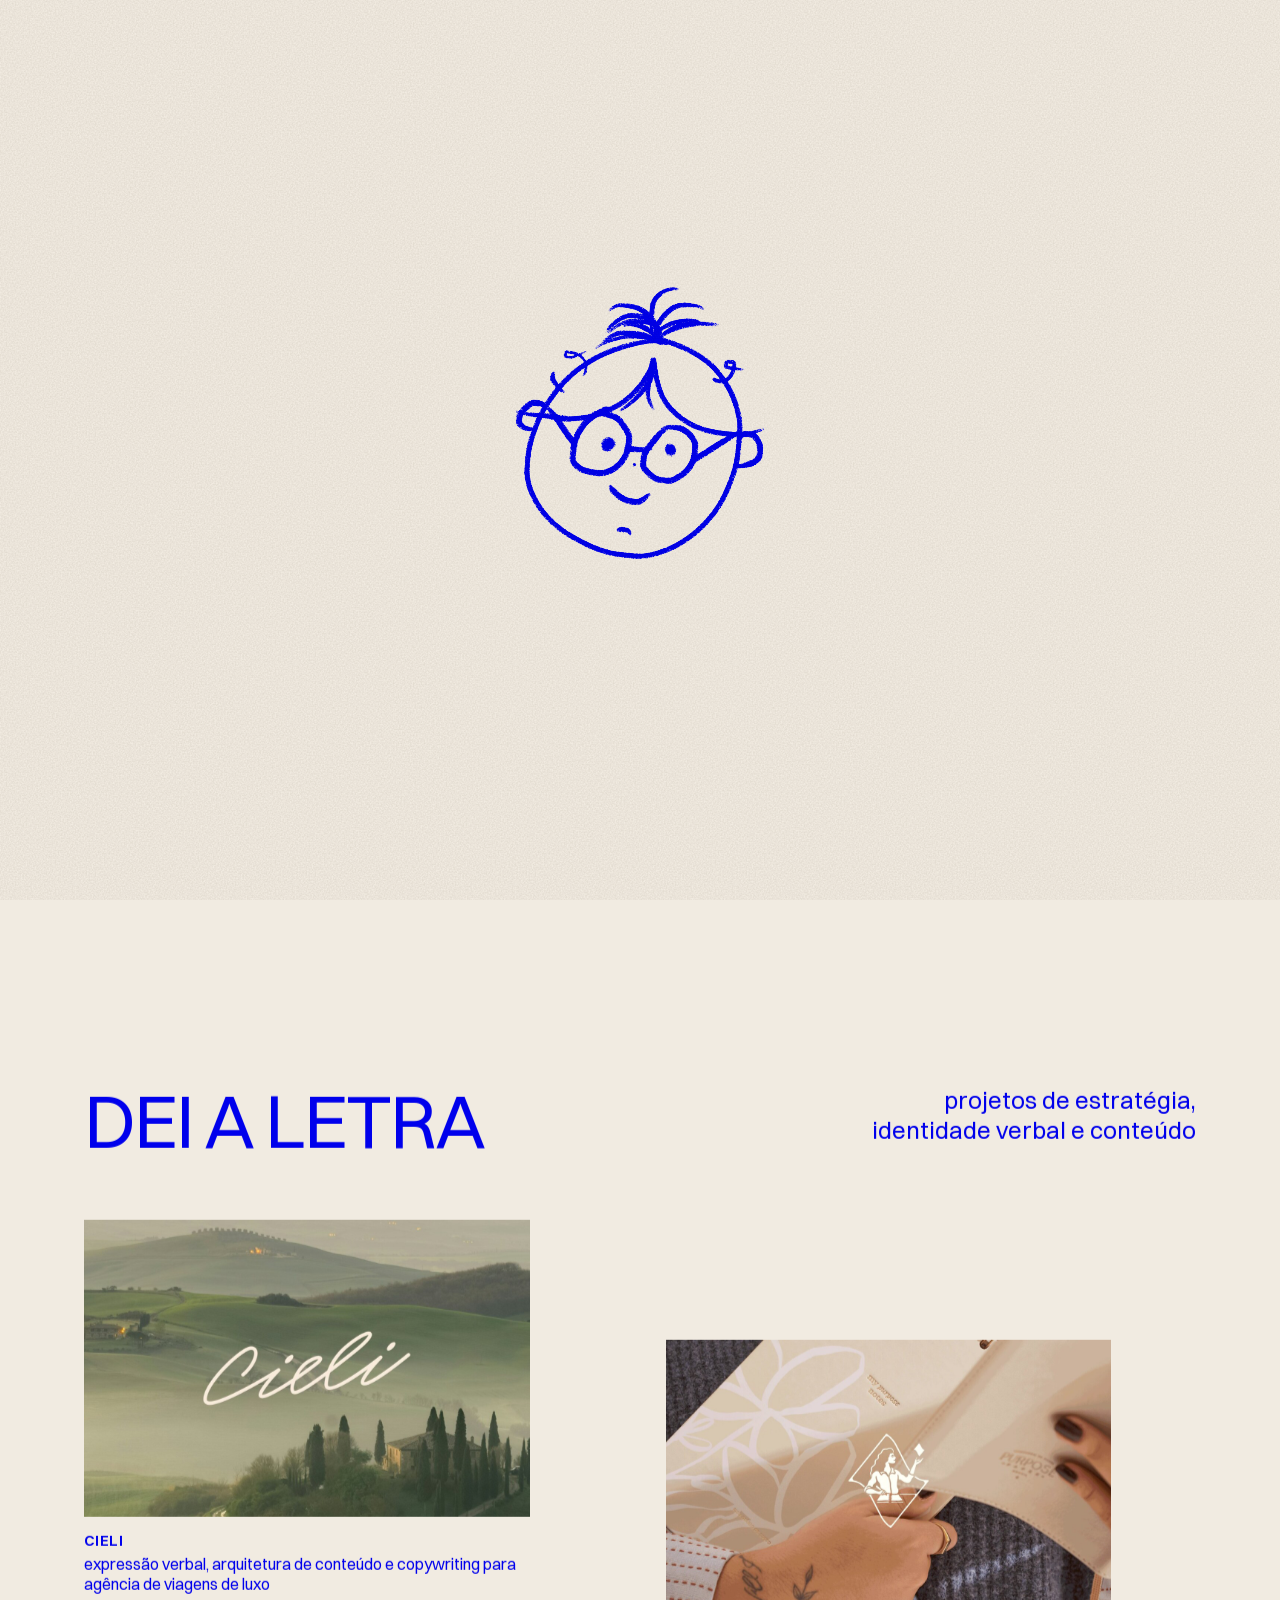
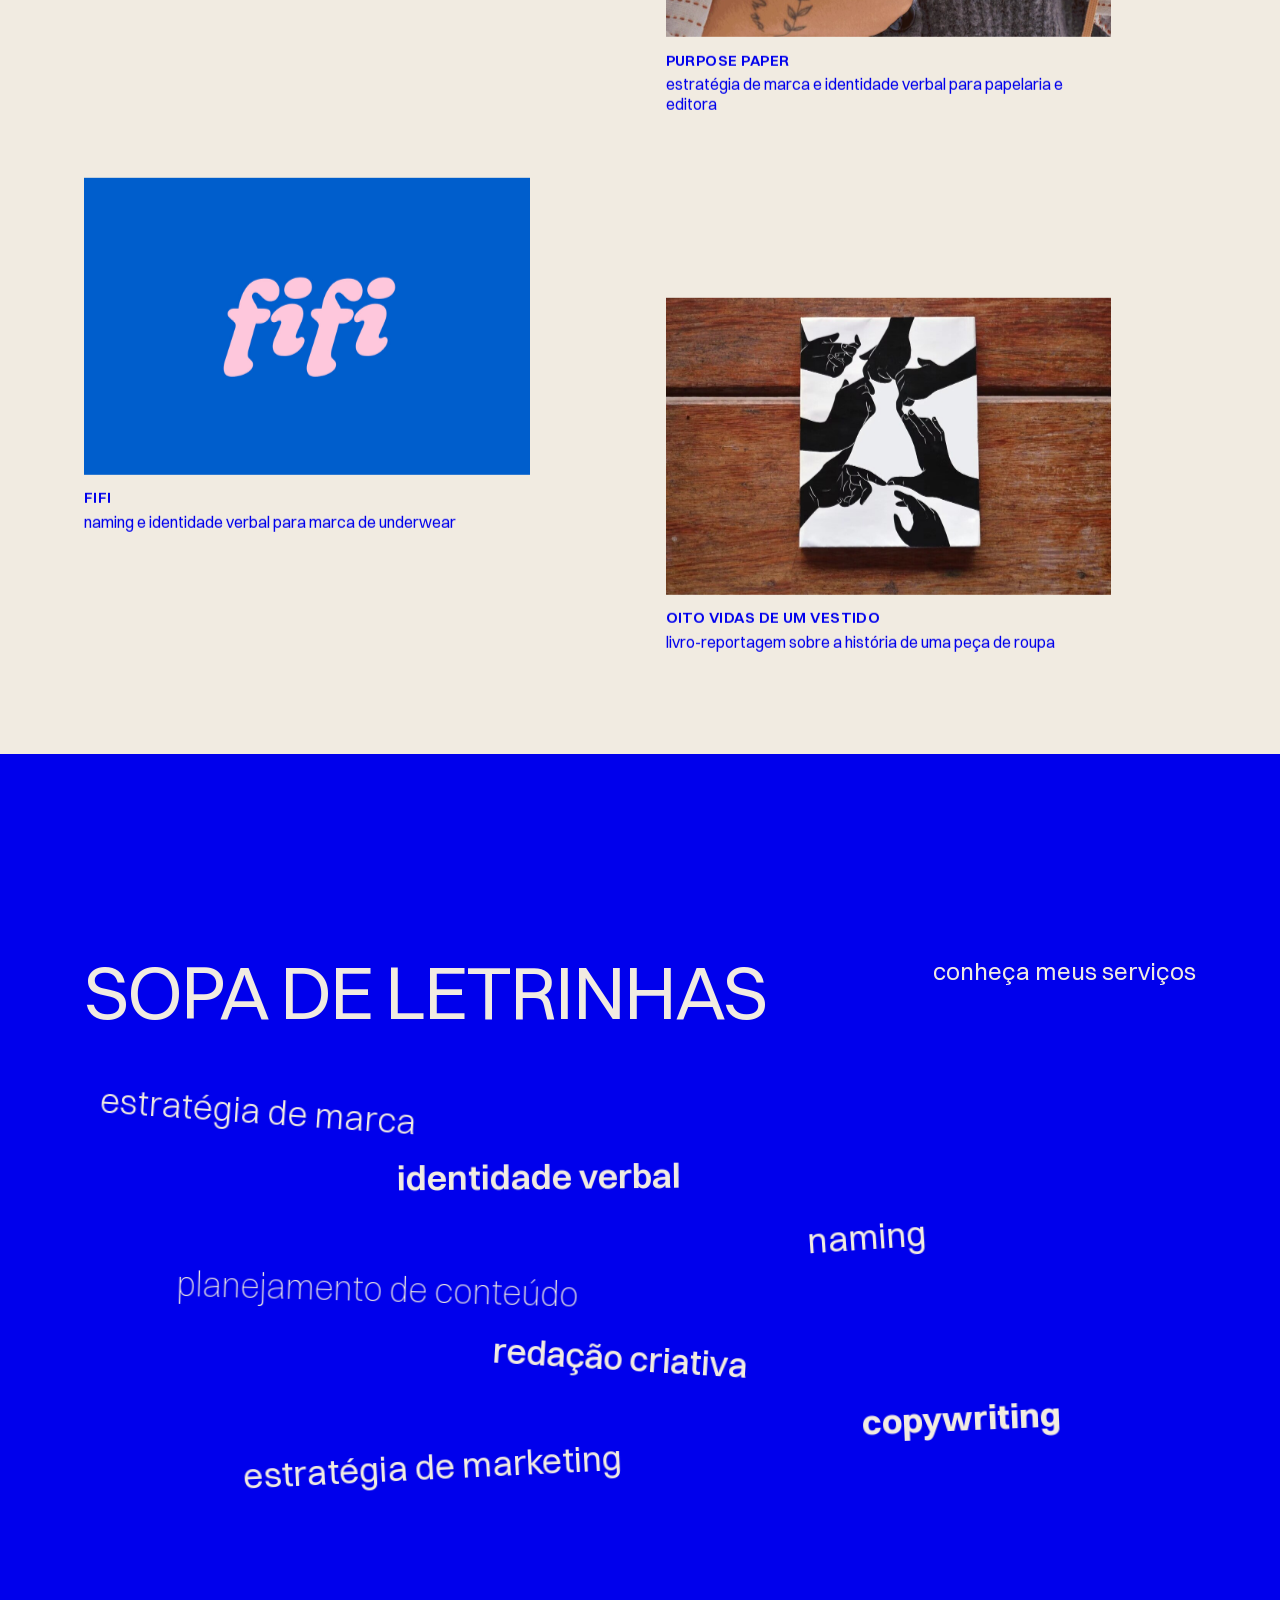
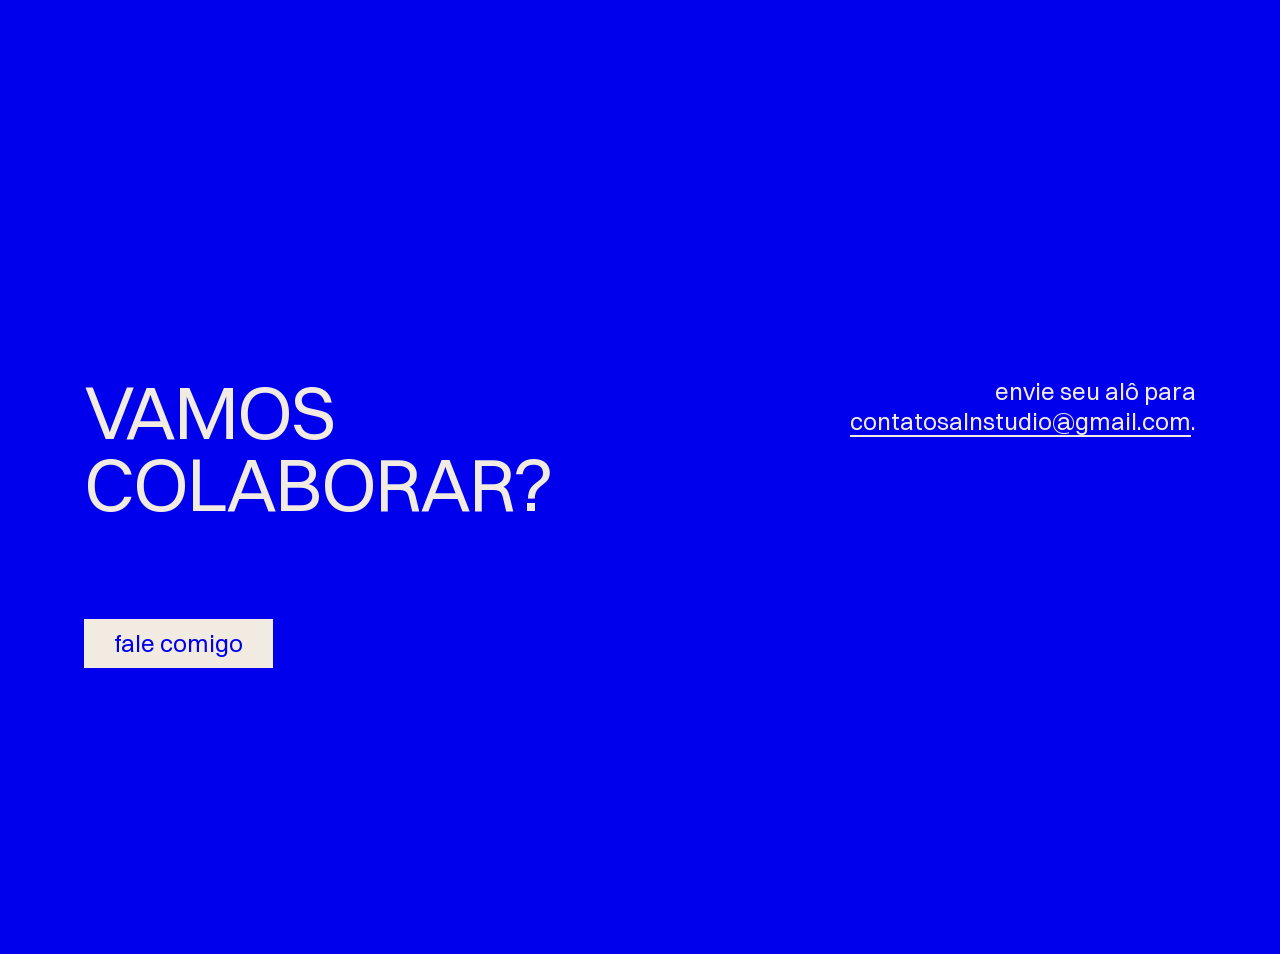
<file: index.html>
<!doctype html>
<html lang="pt-BR">
<head>
  <meta charset="utf-8">
  <meta name="viewport" content="width=device-width, initial-scale=1">
  <title>Alana Lins — jornalista, estrategista e redatora</title>
  <meta name="description" content="Alana Lins: jornalista, estrategista e redatora. Estratégia de marca, identidade verbal, conteúdo e copywriting.">
  <meta name="theme-color" content="#F1EBE1">
  <link rel="preload" href="assets/fonts/Switzer-400.woff2" as="font" type="font/woff2" crossorigin>
  <link rel="preload" href="assets/img/rosto.png" as="image">
  <link rel="stylesheet" href="css/style.css?v=2026110317">
  <script>
    // Decide antes de pintar a página se a abertura com a bonequinha vai rodar:
    // só na primeira visita da sessão e sem #âncora na URL.
    try {
      if (!location.hash && !sessionStorage.getItem("introVista")) {
        document.documentElement.classList.add("com-abertura");
      }
    } catch (e) {}
  </script>
</head>
<body>
  <div class="grao" aria-hidden="true"></div>
  <header class="menu" id="menu">
    <a class="menu__marca" href="#inicio"><span class="assinatura" aria-hidden="true"></span><span>alana lins</span></a>
    <nav aria-label="Principal">
      <a href="#projetos">projetos</a>
      <a href="#sobre" id="abrir-sobre" aria-haspopup="dialog">sobre</a>
      <a href="#contato">contato</a>
      <a href="#" data-loja>loja</a>
    </nav>
  </header>

  <main>
    <!-- Header 3 -->
    <header class="secao hero" id="inicio">
      <!-- as letras do nome são montadas pelo main.js a partir de abertura.nome -->
      <h1 class="nome" id="nome" aria-label="Alana Lins">
        <span class="linha linha--1" aria-hidden="true"></span>
        <span class="linha linha--2" aria-hidden="true"></span>
      </h1>
      <div class="etiqueta" id="etiqueta">
        <p class="etiqueta__texto" data-campo="abertura.etiqueta"></p>
      </div>
    </header>

    <section class="secao projetos" id="projetos">
      <div class="cab">
        <h2 class="titulo" data-campo="secaoProjetos.titulo"></h2>
        <p class="subtitulo" data-campo="secaoProjetos.descricao"></p>
      </div>
      <ul class="grade" id="grade-projetos"></ul>
    </section>

    <section class="secao servicos tema-azul" id="servicos">
      <div class="cab">
        <h2 class="titulo" data-campo="servicos.titulo"></h2>
        <p class="subtitulo" data-campo="servicos.descricao"></p>
      </div>
      <div class="sopa" id="sopa">
        <p class="sopa__descricao" id="sopa-descricao" aria-live="polite"></p>
      </div>
    </section>

    <section class="secao contato tema-azul" id="contato">
      <div class="cab">
        <h2 class="titulo" data-campo="contato.titulo"></h2>
        <p class="subtitulo" id="contato-sub"></p>
      </div>
      <div class="contato__acao">
        <a class="botao" id="fale" href="#"></a>
      </div>
      <p class="contato__links micro" id="contato-links"></p>
    </section>
  </main>

  <!-- Sobre: abre como uma folha por cima da página (conteúdo em SITE.sobre) -->
  <div class="sobre" id="sobre" hidden>
    <div class="sobre__fundo" data-fechar></div>
    <article class="sobre__folha" role="dialog" aria-modal="true" aria-labelledby="sobre-titulo" tabindex="-1">
      <div class="sobre__lado">
        <p class="sobre__meta"><b>sobre</b><button type="button" class="sobre__fechar" data-fechar aria-label="Fechar">×</button></p>
        <h2 class="sobre__titulo" id="sobre-titulo" data-campo="sobre.titulo"></h2>
        <div class="sobre__texto" id="sobre-texto"></div>
        <p class="sobre__redes" id="sobre-redes"></p>
      </div>
      <figure class="sobre__foto"><img id="sobre-foto" alt="Alana Lins" loading="lazy"></figure>
    </article>
  </div>

  <!-- Filtro de grafite para o risco de lápis nos títulos dos projetos -->
  <svg width="0" height="0" style="position:absolute" aria-hidden="true" focusable="false">
    <filter id="grafite" x="-5%" y="-60%" width="110%" height="220%">
      <feTurbulence type="fractalNoise" baseFrequency="0.9" numOctaves="2" seed="4" result="ruido"/>
      <feDisplacementMap in="SourceGraphic" in2="ruido" scale="1.6" xChannelSelector="R" yChannelSelector="G" result="tremido"/>
      <feColorMatrix in="ruido" type="matrix" values="0 0 0 0 0  0 0 0 0 0  0 0 0 0 0  0 0 0 -0.9 1.35" result="graos"/>
      <feComposite in="tremido" in2="graos" operator="in"/>
    </filter>
  </svg>

  <!-- Abertura: uma folha do mesmo papel com a bonequinha balançando -->
  <div class="abertura" id="abertura">
    <div class="abertura__folha" id="abertura-folha">
      <canvas class="abertura__boneca" id="abertura-boneca" width="737" height="800" aria-hidden="true"></canvas>
    </div>
  </div>

  <script src="js/conteudo.js?v=2026110317"></script>
  <script src="js/main.js?v=2026110317"></script>
  <script src="js/abertura.js?v=2026110317"></script>
  <script src="js/lapis.js?v=2026110317"></script>
</body>
</html>
</file>
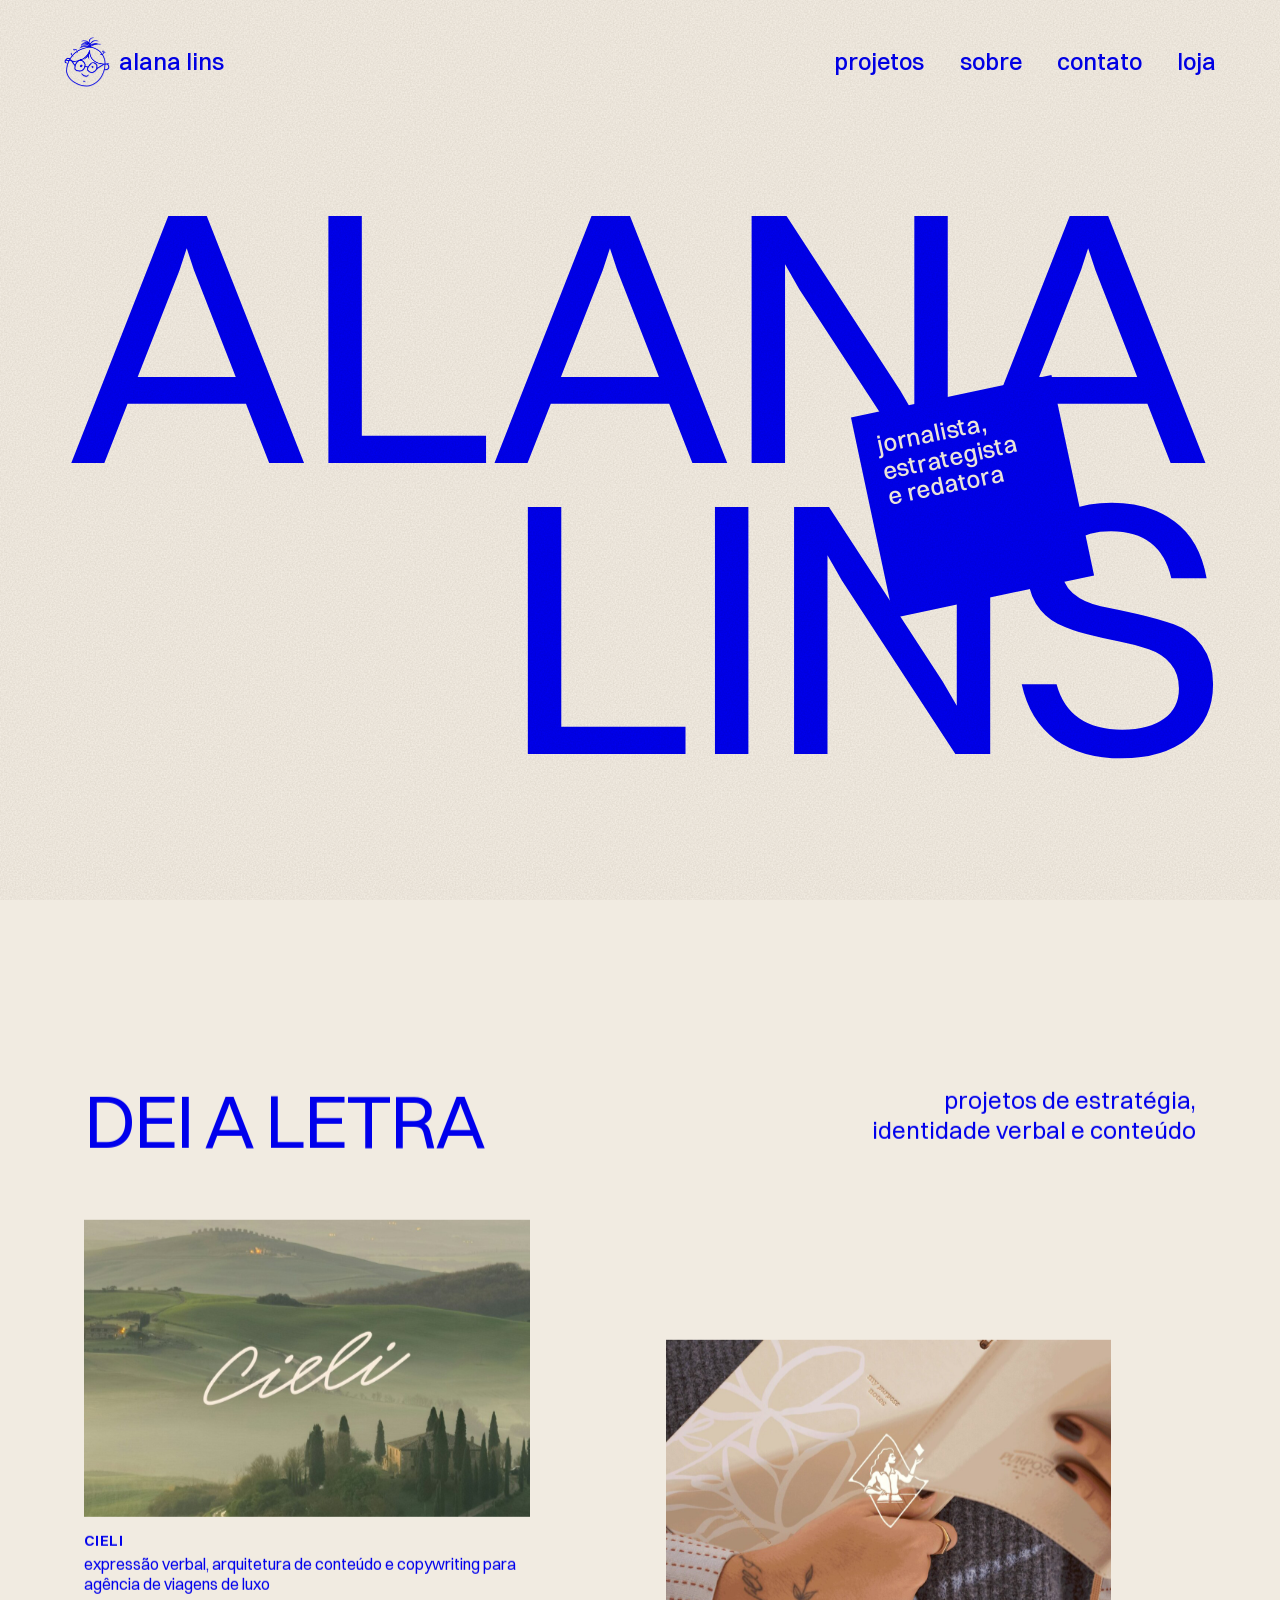
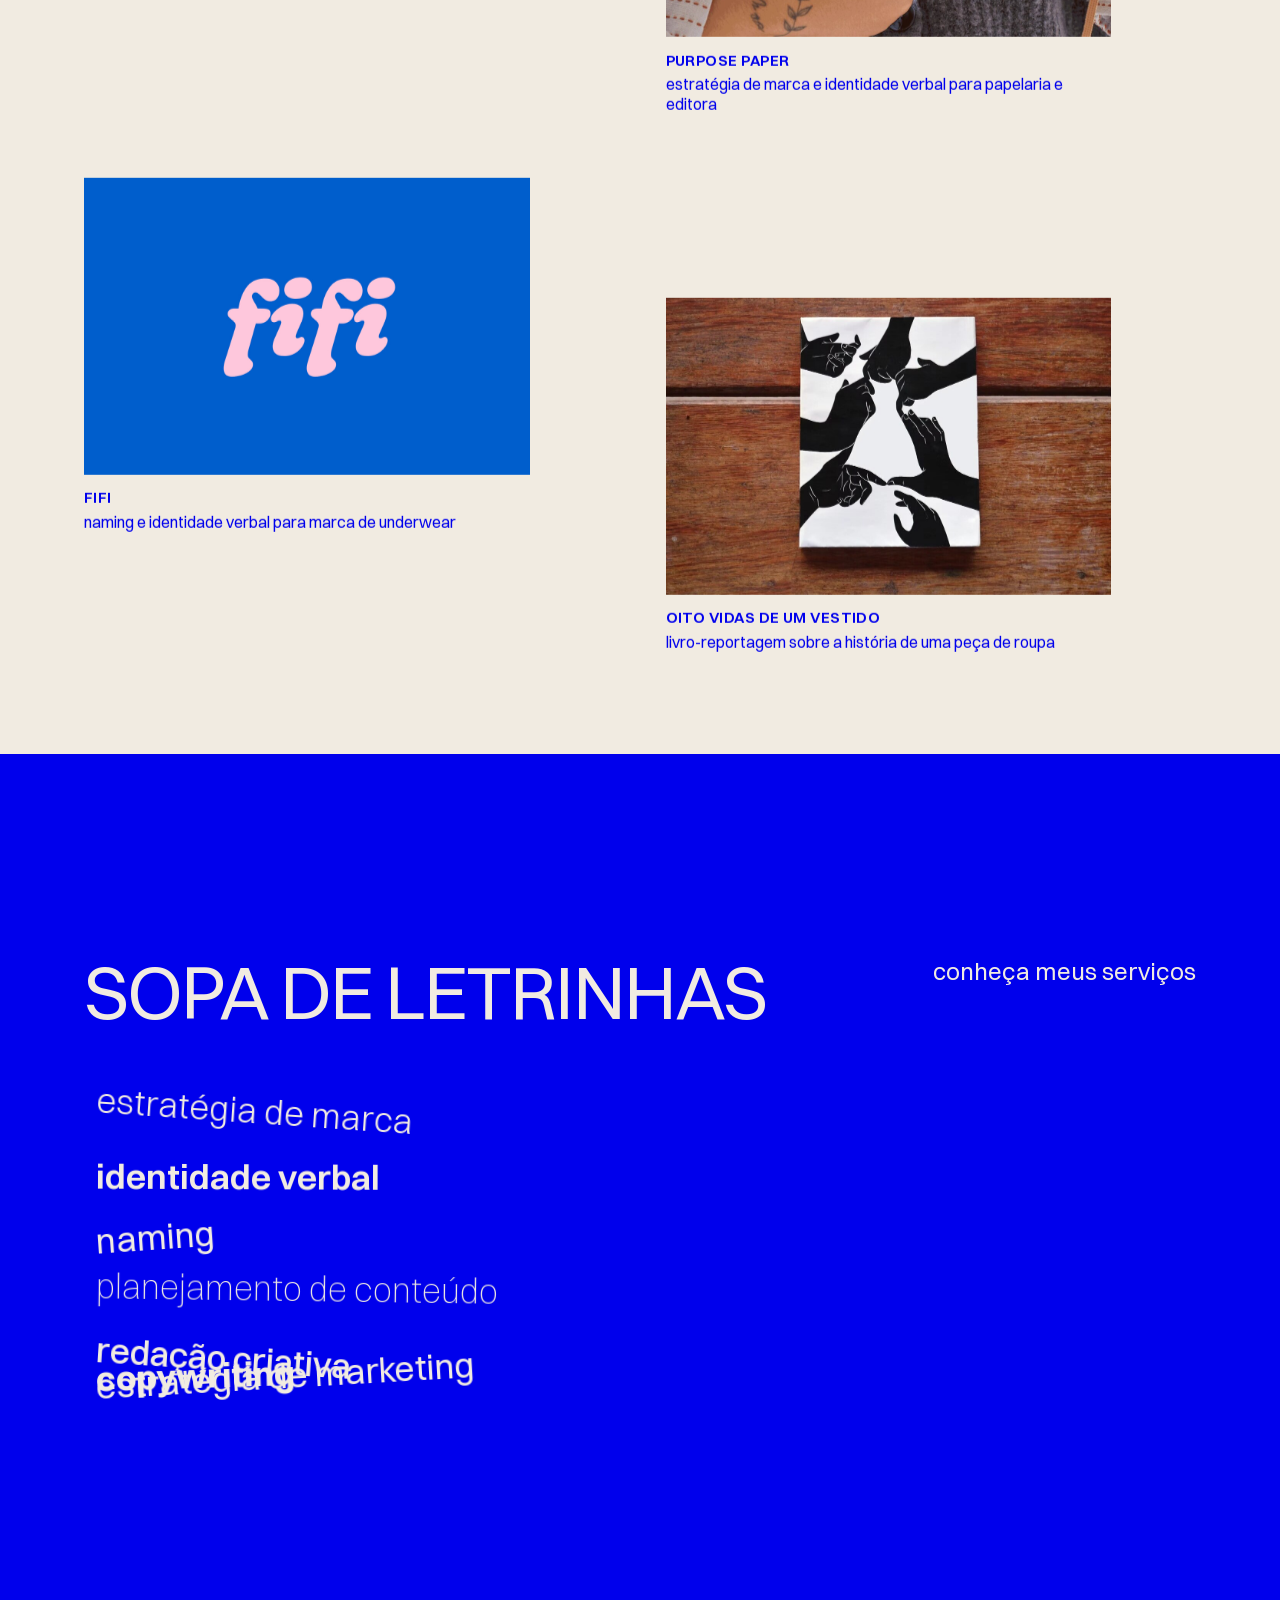
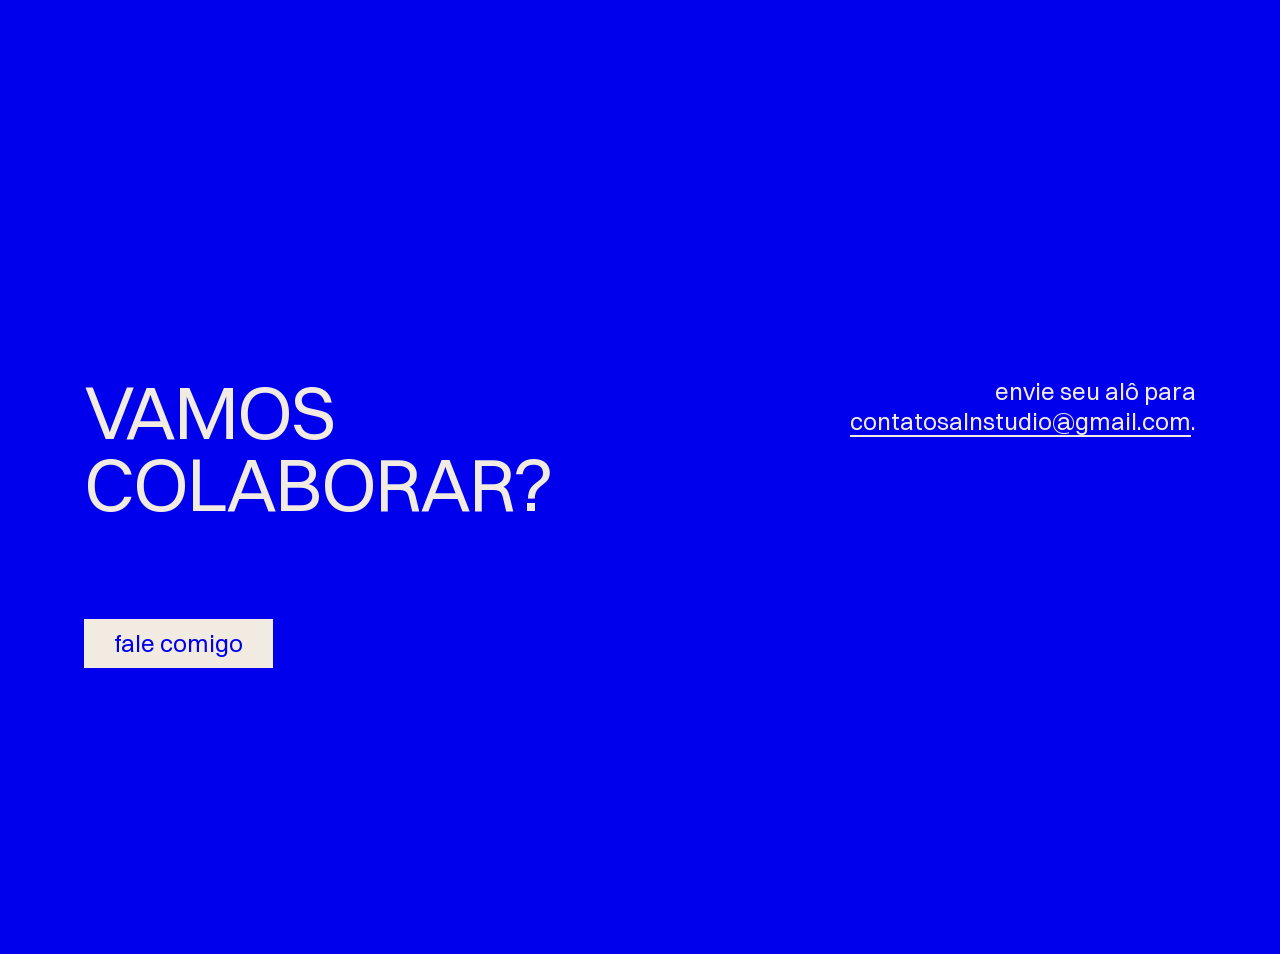
<file: projeto.html>
<!doctype html>
<html lang="pt-BR">
<head>
  <meta charset="utf-8">
  <meta name="viewport" content="width=device-width, initial-scale=1">
  <title>Projeto — Alana Lins</title>
  <meta name="theme-color" content="#F1EBE1">
  <link rel="preload" href="assets/fonts/Switzer-400.woff2" as="font" type="font/woff2" crossorigin>
  <link rel="stylesheet" href="css/style.css?v=2026110317">
</head>
<body>
  <div class="grao" aria-hidden="true"></div>
  <header class="menu" id="menu">
    <a class="menu__marca" href="index.html#inicio"><span class="assinatura" aria-hidden="true"></span><span>alana lins</span></a>
    <nav aria-label="Principal">
      <a href="index.html#projetos">projetos</a>
      <a href="index.html#sobre">sobre</a>
      <a href="index.html#contato">contato</a>
      <a href="#" data-loja>loja</a>
    </nav>
  </header>
  <main class="secao projeto" id="projeto">
    <div class="cab">
      <h1 class="titulo" id="projeto-titulo"></h1>
      <p class="subtitulo" id="projeto-resumo"></p>
    </div>
    <div class="blocos" id="projeto-blocos"></div>
    <img class="projeto__banner" id="projeto-banner" alt="">
    <div class="texto projeto__texto" id="projeto-texto"></div>
    <div class="projeto__galeria" id="projeto-galeria"></div>
    <nav class="projeto__navegacao micro" id="projeto-navegacao" aria-label="Outros projetos"></nav>
  </main>

  <!-- Filtro de grafite para o risco de lápis do menu -->
  <svg width="0" height="0" style="position:absolute" aria-hidden="true" focusable="false">
    <filter id="grafite" x="-5%" y="-60%" width="110%" height="220%">
      <feTurbulence type="fractalNoise" baseFrequency="0.9" numOctaves="2" seed="4" result="ruido"/>
      <feDisplacementMap in="SourceGraphic" in2="ruido" scale="1.6" xChannelSelector="R" yChannelSelector="G" result="tremido"/>
      <feColorMatrix in="ruido" type="matrix" values="0 0 0 0 0  0 0 0 0 0  0 0 0 0 0  0 0 0 -0.9 1.35" result="graos"/>
      <feComposite in="tremido" in2="graos" operator="in"/>
    </filter>
  </svg>

  <script src="js/conteudo.js?v=2026110317"></script>
  <script src="js/main.js?v=2026110317"></script>
  <script src="js/mesa.js?v=2026110317"></script>
  <script src="js/lapis.js?v=2026110317"></script>
</body>
</html>
</file>
<file: css/style.css>
/* ===================== Fontes ===================== */
/* Switzer (Indian Type Foundry, licença gratuita do Fontshare), pesos 200 a 800 e itálico 400 */
@font-face {
  font-family: "Switzer";
  src: url("../assets/fonts/Switzer-200.woff2") format("woff2");
  font-weight: 200;
  font-style: normal;
  font-display: swap;
}
@font-face {
  font-family: "Switzer";
  src: url("../assets/fonts/Switzer-300.woff2") format("woff2");
  font-weight: 300;
  font-style: normal;
  font-display: swap;
}
@font-face {
  font-family: "Switzer";
  src: url("../assets/fonts/Switzer-400.woff2") format("woff2");
  font-weight: 400;
  font-style: normal;
  font-display: swap;
}
@font-face {
  font-family: "Switzer";
  src: url("../assets/fonts/Switzer-500.woff2") format("woff2");
  font-weight: 500;
  font-style: normal;
  font-display: swap;
}
@font-face {
  font-family: "Switzer";
  src: url("../assets/fonts/Switzer-600.woff2") format("woff2");
  font-weight: 600;
  font-style: normal;
  font-display: swap;
}
@font-face {
  font-family: "Switzer";
  src: url("../assets/fonts/Switzer-700.woff2") format("woff2");
  font-weight: 700;
  font-style: normal;
  font-display: swap;
}
@font-face {
  font-family: "Switzer";
  src: url("../assets/fonts/Switzer-800.woff2") format("woff2");
  font-weight: 800;
  font-style: normal;
  font-display: swap;
}

@font-face {
  font-family: "Switzer";
  src: url("../assets/fonts/Switzer-400-italic.woff2") format("woff2");
  font-weight: 400;
  font-style: italic;
  font-display: swap;
}

/* ===================== Tokens ===================== */
:root {
  --azul: #0000ec;
  --cru: #f1ebe1;
  --rosinha: #f7d5de;

  --fonte: "Switzer", "Helvetica Neue", Arial, sans-serif;

  --t-titulo: clamp(2.5rem, 1.5rem + 4vw, 5rem);
  --t-sub: clamp(1.125rem, 0.95rem + 0.75vw, 1.5rem);    /* ~24px */
  --t-menu: clamp(1.0625rem, 0.9rem + 0.7vw, 1.5rem);    /* ~24px */
  --t-texto: clamp(1rem, 0.94rem + 0.25vw, 1.125rem);    /* ~18px */
  --t-card: clamp(0.9375rem, 0.9rem + 0.15vw, 1rem);     /* ~16px */

  --menu-h: clamp(4.5rem, 3rem + 6vw, 7.75rem);
  --lateral: clamp(1rem, 5vw, 5.375rem);
  --largura: 69.5rem; /* ~1112px */
}

/* ===================== Base ===================== */
*,
*::before,
*::after { box-sizing: border-box; }

html {
  scroll-behavior: smooth;
  -webkit-text-size-adjust: 100%;
}

body {
  margin: 0;
  font-family: var(--fonte);
  font-size: var(--t-texto);
  line-height: 1.2;
  background: var(--cru);
  color: var(--azul);
  -webkit-font-smoothing: antialiased;
}

img { display: block; max-width: 100%; height: auto; }
a { color: inherit; }
p { margin: 0; }


::selection { background: var(--azul); color: var(--cru); }

:focus-visible { outline: 2px solid currentColor; outline-offset: 4px; }

.sr {
  position: absolute; width: 1px; height: 1px; padding: 0; margin: -1px;
  overflow: hidden; clip: rect(0 0 0 0); white-space: nowrap; border: 0;
}


/* ===================== Tipografia ===================== */
.titulo {
  margin: 0;
  font-weight: 400;
  font-size: var(--t-titulo);
  line-height: 0.95;
  letter-spacing: -0.025em;
  text-align: left;
  text-wrap: balance;
  overflow-wrap: break-word;
}

.subtitulo {
  margin: 0;
  font-size: var(--t-sub);
  line-height: 1.25;
}

/* título de seção à esquerda, subtítulo à direita na mesma linha (no celular, embaixo) */
.cab {
  width: 100%;
  max-width: var(--largura);
  margin: 0 auto;
  display: grid;
  grid-template-columns: 1fr minmax(0, 22rem);
  gap: 1rem 2rem;
  align-items: start; /* subtítulo alinhado ao topo do título */
}
.cab .subtitulo { text-align: right; }

/* textos pequenos de apoio */
.micro {
  font-size: 0.8125rem;
  font-weight: 500;
  text-transform: uppercase;
  letter-spacing: 0.06em;
  line-height: 1.35;
}

.texto p + p { margin-top: 1.2em; }

/* ===================== Menu ===================== */
.menu {
  position: fixed;
  inset: 0 0 auto 0;
  z-index: 10;
  height: var(--menu-h);
  display: flex;
  justify-content: space-between;
  align-items: center;
  gap: 1rem;
  padding: 0 var(--lateral);
  font-size: var(--t-menu);
  font-weight: 500;
  background: var(--cru);
  color: var(--azul);
}
.menu nav { display: flex; gap: clamp(0.9rem, 3vw, 2.2rem); }
.menu a { text-decoration: none; white-space: nowrap; }
.menu nav a { position: relative; }
.menu nav a .risco { bottom: -0.4em; height: 0.55em; }
.menu nav a:focus-visible { outline: none; }
/* "em breve" da loja, logo abaixo do link */
.menu__aviso {
  position: absolute;
  top: calc(100% + 0.7em);
  right: 0;
  padding: 0.3em 0.6em;
  font-size: 0.8125rem;
  font-weight: 500;
  letter-spacing: 0.04em;
  white-space: nowrap;
  color: var(--cru);
  background: var(--azul);
  opacity: 0;
  transform: translateY(-4px);
  pointer-events: none;
  transition: opacity 0.25s, transform 0.25s;
}
.menu__aviso--visivel { opacity: 1; transform: none; }

/* assinatura: a bonequinha ao lado de "alana lins", na cor do texto */
.menu__marca { display: inline-flex; align-items: center; gap: 0.4em; }
.menu__marca:hover { text-decoration: none !important; }
.assinatura {
  flex: none;
  width: 1.95em;
  aspect-ratio: 737 / 800;
  background-color: currentColor;
  -webkit-mask: url("../assets/img/rosto.png") center / contain no-repeat;
  mask: url("../assets/img/rosto.png") center / contain no-repeat;
  transform-origin: 50% 85%;
}
.menu__marca:hover .assinatura,
.menu__marca:focus-visible .assinatura { animation: balanca 1.6s ease-in-out infinite; }
@keyframes balanca {
  0%, 100% { transform: rotate(-7deg); }
  50% { transform: rotate(7deg) translateX(0.12em); }
}

/* ===================== Seções ===================== */
.secao {
  position: relative;
  padding: calc(var(--menu-h) + 2rem) var(--lateral) 5rem;
  scroll-margin-top: 0;
  background: var(--cru);
}
/* cada seção chega como uma folha nova: o main.js empurra de 70px a 0 ao rolar */
main > .secao + .secao { will-change: transform; }

.servicos,
.contato {
  min-height: 100vh;
  min-height: 100svh;
  display: flex;
  flex-direction: column;
  justify-content: center;
  align-items: center;
}

/* Header 3: o nome gigante, ALANA à esquerda e LINS à direita */
.hero {
  position: relative;
  padding-top: calc(var(--menu-h) + 1.5rem);
  padding-bottom: clamp(3rem, 7vw, 6rem);
}
.nome {
  display: flex;
  flex-direction: column;
  width: 100%;
  margin: clamp(1rem, 3vw, 2.5rem) 0 0;
  font-weight: 400;
  font-size: 18vw; /* valor provisório; o main.js ajusta para encher a largura */
  line-height: 0.8;
  letter-spacing: -0.03em;
  white-space: nowrap;
}
.nome .linha { display: block; }
.nome .linha--2 { align-self: flex-end; }
.nome .l,
.titulo .l { display: inline-block; }
.titulo .palavra { display: inline-block; white-space: nowrap; }

/* post-it azul por cima do nome; pode ser arrastado */
.etiqueta {
  position: absolute;
  z-index: 2;
  right: 16%;
  top: 46%;
  width: clamp(11rem, 16vw, 14rem);
  aspect-ratio: 1;
  max-width: 100%;
  padding: 1.25rem;
  background: var(--azul);
  color: var(--cru);
  transform: translate(var(--dx, 0px), var(--dy, 0px)) rotate(-12deg);
  touch-action: none;
  user-select: none;
  -webkit-user-select: none;
  cursor: grab;
}
.etiqueta.arrastando { cursor: grabbing; }
.etiqueta__texto {
  margin: 0;
  font-size: clamp(1.15rem, 0.85rem + 0.8vw, 1.5rem);
  font-weight: 500;
  line-height: 1.12;
}

/* Projetos */
.projetos { padding-top: calc(var(--menu-h) + 3.5rem); }

.grade {
  list-style: none;
  margin: clamp(2.5rem, 5vw, 4rem) auto 0;
  padding: 0;
  max-width: var(--largura);
  display: grid;
  grid-template-columns: 1fr 1fr;
  column-gap: clamp(1.5rem, 4vw, 3.5rem);
  row-gap: 4rem;
}
/* colunas desencontradas: a da direita começa mais abaixo */
.card:nth-child(even) { margin-top: 7.5rem; }
.card:nth-child(even):last-child { margin-bottom: 0; }

/* capa horizontal com título e subtítulo embaixo */
.card a {
  display: flex;
  flex-direction: column;
  align-items: flex-start;
  gap: 0.9rem;
  width: 84%;
  text-decoration: none;
}
.card img {
  width: 100%;
  aspect-ratio: 3 / 2;
  object-fit: cover;
  transition: transform 0.35s cubic-bezier(.2,.8,.2,1);
}
.card a:hover img,
.card a:focus-visible img { transform: translateY(-4px); }
.card__info {
  display: flex;
  flex-direction: column;
  gap: 0.35em;
  font-size: var(--t-card);
  line-height: 1.2;
}
.card__titulo {
  position: relative;
  align-self: flex-start;
  font-size: 0.9375rem;
  font-weight: 600;
  text-transform: uppercase;
  letter-spacing: 0.03em;
}
.card__resumo { font-weight: 400; }
.card a:focus-visible { outline: none; }
/* risco de lápis que se desenha sob o título, da esquerda para a direita */
.risco {
  position: absolute;
  left: -0.15em;
  right: -0.15em;
  bottom: -0.55em;
  width: calc(100% + 0.3em);
  height: 0.7em;
  overflow: visible;
  pointer-events: none;
  filter: url(#grafite);
}
.risco path {
  fill: none;
  stroke: var(--azul);
  stroke-linecap: round;
  vector-effect: non-scaling-stroke;
  clip-path: inset(0 100% 0 0);
  transition: clip-path 0.55s cubic-bezier(.6,0,.3,1);
}
.risco path:first-child { stroke-width: 3.4px; transition-delay: 0.32s; }
.risco path + path { stroke-width: 1.6px; opacity: 0.6; transition-delay: 0s; }
.card a:hover .risco path,
.card a:focus-visible .risco path,
.menu nav a:hover .risco path,
.menu nav a:focus-visible .risco path { clip-path: inset(0 0 0 0); }
.card a:hover .risco path:first-child,
.card a:focus-visible .risco path:first-child,
.menu nav a:hover .risco path:first-child,
.menu nav a:focus-visible .risco path:first-child { transition-delay: 0s; }
.card a:hover .risco path + path,
.card a:focus-visible .risco path + path,
.menu nav a:hover .risco path + path,
.menu nav a:focus-visible .risco path + path { transition-delay: 0.32s; }

/* Sobre: folha azul que abre por cima da página */
html.travado { overflow: hidden; }
.sobre {
  position: fixed;
  inset: 0;
  z-index: 40;
  display: grid;
  place-items: center;
  padding: clamp(1rem, 4vw, 3rem);
  overflow: hidden;
}
.sobre[hidden] { display: none; }
.sobre__fundo {
  position: fixed;
  inset: 0;
  background: rgb(241 235 225 / 0.72);
  -webkit-backdrop-filter: blur(3px);
  backdrop-filter: blur(3px);
}
.sobre__folha {
  position: relative;
  container-type: inline-size;
  width: min(62rem, 100%);
  aspect-ratio: 1.55;
  max-height: calc(100svh - 2rem);
  display: grid;
  grid-template-columns: 1.15fr 0.85fr;
  color: var(--cru);
  background: var(--azul);
  transform: rotate(-1.2deg);
  box-shadow: 0 1px 2px rgb(20 20 60 / 0.12), 0 14px 30px -10px rgb(20 20 60 / 0.28), 0 40px 70px -30px rgb(20 20 60 / 0.25);
  outline: none;
}
.sobre__lado {
  display: flex;
  flex-direction: column;
  min-height: 0;
  padding: 4.2cqw 4cqw 3.6cqw 4.4cqw;
}
.sobre__meta {
  display: flex;
  justify-content: space-between;
  align-items: center;
  margin: 0 0 2.6cqw;
  font-size: 1.45cqw;
  font-weight: 600;
  letter-spacing: 0.08em;
  text-transform: uppercase;
}
.sobre__fechar {
  margin: -0.4em -0.3em 0 0;
  padding: 0 0.3em;
  font: inherit;
  font-size: 3.4cqw;
  font-weight: 300;
  line-height: 1;
  color: inherit;
  background: none;
  border: 0;
  transition: transform 0.25s;
}
.sobre__fechar:hover,
.sobre__fechar:focus-visible { transform: rotate(90deg); outline: none; }
.sobre__titulo {
  margin: 0 0 2.2cqw;
  font-size: 5.4cqw;
  font-weight: 400;
  line-height: 0.95;
  letter-spacing: -0.02em;
}
.sobre__texto { font-size: 2.05cqw; line-height: 1.3; }
.sobre__texto p { margin: 0; }
.sobre__texto p + p { margin-top: 0.75em; }
.sobre__redes {
  position: relative;
  display: flex;
  flex-wrap: wrap;
  gap: 1.2cqw 3cqw;
  margin: auto 0 0;
  padding-top: 2.2cqw;
  font-size: 1.55cqw;
  font-weight: 500;
  text-transform: lowercase;
  font-variant: small-caps;
  letter-spacing: 0.04em;
}
.sobre__redes::before {
  content: "";
  position: absolute;
  top: 0;
  left: 0;
  width: 45%;
  border-top: 1px solid var(--cru);
}
.sobre__redes a {
  display: inline-flex;
  align-items: center;
  gap: 0.6em;
  color: inherit;
  text-decoration: none;
}
.sobre__redes svg {
  width: 2.5cqw;
  height: 2.5cqw;
  flex: none;
  transition: transform 0.3s cubic-bezier(.2,.8,.2,1);
}
.sobre__redes a:hover svg,
.sobre__redes a:focus-visible svg { transform: rotate(-8deg) scale(1.12); }
.sobre__redes a:hover span,
.sobre__redes a:focus-visible span { text-decoration: underline; text-underline-offset: 0.2em; }
.sobre__foto { margin: 0; min-height: 0; overflow: hidden; }
.sobre__foto img {
  display: block;
  width: 100%;
  height: 100%;
  object-fit: cover;
  object-position: 50% 30%;
}
@media (max-width: 700px) {
  .sobre { display: block; overflow-y: auto; overscroll-behavior: contain; padding: 1.5rem 1rem 3rem; }
  .sobre__folha {
    aspect-ratio: auto;
    max-height: none;
    grid-template-columns: 1fr;
    margin: 0 auto;
  }
  .sobre__foto { order: -1; aspect-ratio: 1; }
  .sobre__lado { padding: 7cqw 7cqw 8cqw; }
  .sobre__meta { font-size: 3.4cqw; margin-bottom: 5cqw; }
  .sobre__fechar { font-size: 8cqw; }
  .sobre__titulo { font-size: 11cqw; margin-bottom: 5cqw; }
  .sobre__texto { font-size: 4.6cqw; }
  .sobre__redes { font-size: 4cqw; gap: 3cqw 7cqw; margin-top: 7cqw; padding-top: 5cqw; }
  .sobre__redes svg { width: 6cqw; height: 6cqw; }
}

/* Sopa de letrinhas: serviços flutuando */
.sopa {
  position: relative;
  width: 100%;
  max-width: var(--largura);
  height: clamp(20rem, 52vh, 32rem);
  margin-top: 2rem;
}
.sopa__letra {
  position: absolute;
  top: 0;
  left: 0;
  padding: 0.15em 0.35em;
  font: inherit;
  font-size: clamp(1.25rem, 0.9rem + 1.6vw, 2.25rem);
  line-height: 1.1;
  white-space: nowrap;
  color: inherit;
  background: none;
  border: 0;
  will-change: transform;
  transition: font-weight 0.25s;
}
.sopa__letra:hover,
.sopa__letra:focus-visible,
.sopa__letra.sopa__letra--ativa { font-weight: 800 !important; outline: none; }
/* balão com a descrição, logo abaixo (ou acima) da palavra clicada */
.sopa__descricao {
  position: absolute;
  top: 0;
  left: 0;
  z-index: 2;
  width: max-content;
  margin: 0;
  padding: 0.7em 0.9em;
  font-size: var(--t-card);
  line-height: 1.35;
  text-align: left;
  color: var(--azul);
  background: var(--rosinha);
  max-width: min(22rem, 80vw);
  opacity: 0;
  visibility: hidden;
  pointer-events: none;
  transition: opacity 0.3s, visibility 0.3s;
}
.sopa__descricao--visivel { opacity: 1; visibility: visible; pointer-events: auto; }
.sopa__letra { z-index: 1; }

/* Da sopa de letrinhas em diante: papel azul, letras cru */
.secao.tema-azul { background: var(--azul); color: var(--cru); }
/* o azul continua por baixo da seção seguinte enquanto ela sobe (sem faixa cru entre elas) */
.secao.tema-azul + .secao.tema-azul { box-shadow: 0 0 0 0 transparent; }
.servicos.tema-azul { box-shadow: 0 90px 0 0 var(--azul); }
.tema-azul ::selection { background: var(--cru); color: var(--azul); }
.tema-azul .form input,
.tema-azul .form textarea { border-color: var(--cru); }
.tema-azul .form input:focus,
.tema-azul .form textarea:focus { box-shadow: inset 0 0 0 1px var(--cru); }
.tema-azul .botao { color: var(--azul); background: var(--cru); border-color: var(--cru); }
.tema-azul .botao:hover { color: var(--cru); background: transparent; }
.tema-azul :focus-visible { outline-color: var(--cru); }
.contato .subtitulo a { text-underline-offset: 0.2em; }
.contato__acao { width: 100%; max-width: var(--largura); margin-top: clamp(2.5rem, 6vw, 4rem); }
.contato__acao .botao { display: inline-block; margin-left: 0; padding: 0.55rem 1.8rem; text-decoration: none; }

/* Contato */
.contato .titulo { margin-bottom: 2.25rem; }
.form {
  width: 100%;
  max-width: 37.75rem; /* ~604px */
  display: grid;
  grid-template-columns: 1.16fr 1fr;
  gap: 1.75rem 2.1rem;
}
.campo { display: block; }
.campo--largo,
.form__rodape { grid-column: 1 / -1; }
.form input,
.form textarea {
  display: block;
  width: 100%;
  margin: 0;
  padding: 0.6rem 0.75rem;
  font: inherit;
  font-size: var(--t-texto);
  color: inherit;
  background: transparent;
  border: 1px solid var(--azul);
  border-radius: 0;
  -webkit-appearance: none;
  appearance: none;
}
.form input { height: 3rem; }
.form textarea { height: 11.6rem; resize: vertical; }
.form ::placeholder { color: inherit; opacity: 0.55; }
.form input:focus,
.form textarea:focus { outline: none; box-shadow: inset 0 0 0 1px var(--azul); }
.form__rodape {
  display: flex;
  justify-content: space-between;
  align-items: center;
  gap: 1rem;
  margin-top: -0.5rem;
}
.form__status { font-size: var(--t-card); }
.form > label,
.form__rodape { transform-origin: 50% 0; }
.form[hidden] { display: none; }
.aviao {
  position: fixed;
  left: 0;
  top: 0;
  z-index: 60;
  width: 46px;
  height: 46px;
  pointer-events: none;
}
.confirmacao {
  width: 100%;
  max-width: 37.75rem;
  font-size: var(--t-sub);
  text-align: left;
}
.confirmacao p { margin: 0; }
.confirmacao__titulo {
  margin-bottom: 0.4em !important;
  font-size: clamp(2.2rem, 1.4rem + 3vw, 4rem);
  font-weight: 400;
  line-height: 1;
  letter-spacing: -0.02em;
}
.vazio-link {
  margin-top: 1.4rem;
  padding: 0;
  font: inherit;
  font-size: var(--t-card);
  color: inherit;
  background: none;
  border: 0;
  text-decoration: underline;
  text-underline-offset: 0.2em;
}
.botao {
  margin-left: auto;
  padding: 0.45rem 1.4rem;
  font: inherit;
  font-size: var(--t-sub);
  color: var(--cru);
  background: var(--azul);
  border: 1px solid var(--azul);
  border-radius: 0;
  transition: background-color 0.2s, color 0.2s;
}
.botao:hover { background: transparent; color: var(--azul); }
.contato__links {
  margin-top: 2.5rem;
  font-size: var(--t-sub);
  text-align: center;
}
.contato__links a { text-decoration: none; }
.contato__links a:hover { text-decoration: underline; text-underline-offset: 0.2em; }
.contato__links .sep { margin: 0 0.6em; }

/* ===================== Página interna de projeto ===================== */
.projeto {
  max-width: calc(var(--largura) + 2 * var(--lateral));
  margin: 0 auto;
  padding-top: calc(var(--menu-h) + 6.5rem);
  padding-bottom: 6rem;
}
.projeto .subtitulo { margin-top: 0.55em; }
.projeto__banner {
  width: 100%;
  aspect-ratio: 1062 / 390;
  object-fit: cover;
  margin-top: 4.4rem;
}
.projeto__texto {
  margin-top: 5.5rem;
  padding: 0 0.8rem;
  line-height: 1.07;
}
.projeto__galeria {
  display: grid;
  grid-template-columns: repeat(auto-fit, minmax(16rem, 1fr));
  gap: 1.5rem;
  margin-top: 3rem;
}
.projeto__galeria:empty { display: none; }
.projeto__navegacao {
  display: flex;
  justify-content: space-between;
  flex-wrap: wrap;
  gap: 1rem;
  margin-top: 5rem;
  padding: 0 0.8rem;
  font-size: var(--t-sub);
}
.projeto__navegacao a { text-decoration: none; }
.projeto__navegacao a:hover { text-decoration: underline; text-underline-offset: 0.2em; }

/* ---------- Projeto em blocos: diagramação de revista ---------- */
body { overflow-x: clip; } /* fotos de ponta a ponta não criam rolagem lateral */

.blocos {
  --entre-blocos: clamp(3rem, 6vw, 5.5rem);
  --entre-imagens: clamp(0.75rem, 1.5vw, 1.25rem);
  display: flex;
  flex-direction: column;
  gap: var(--entre-blocos);
  margin-top: clamp(3rem, 6vw, 5rem);
}
.blocos figure { margin: 0; }
.blocos img { width: 100%; }
.blocos figcaption {
  margin-top: 0.6rem;
  font-size: var(--t-card);
  line-height: 1.3;
}

.bloco--texto,
.bloco__texto,
.bloco--lide {
  line-height: 1.45;
  hyphens: auto;
  -webkit-hyphens: auto;
}
.bloco--texto p,
.bloco__texto p { orphans: 3; widows: 3; }
.bloco--texto p + p,
.bloco__texto p + p,
.bloco--lide p + p { margin-top: 1em; }

/* texto corrido: uma coluna alinhada à esquerda, na largura toda do conteúdo (mesmas
   bordas das fotos "wide" e das colunas), sem capitular.
   Variações (para listas etc.): centralizado e duas colunas com fio separando. */
.blocos { --entre-colunas: clamp(2rem, 5vw, 4rem); }
.bloco--texto { max-width: none; }
.bloco--centro {
  max-width: 44rem;
  margin: 0 auto;
  text-align: center;
  text-wrap: pretty;
  hyphens: manual;
  -webkit-hyphens: manual;
}
.bloco--duas-colunas {
  max-width: none;
  column-count: 2;
  column-gap: var(--entre-colunas);
  column-rule: 1px solid rgba(0, 0, 236, 0.25);
}


/* lide: abertura em letra maior, alinhada à esquerda na largura toda */
.bloco--lide {
  font-size: var(--t-sub);
  line-height: 1.3;
  text-wrap: pretty;
}

/* blocos de texto seguidos ficam com o mesmo espaço de um parágrafo para o outro */
.bloco--texto + .bloco--texto { margin-top: calc(1em - var(--entre-blocos)); }

/* imagens em sequência (foto, vídeo, pares) ficam mais próximas umas das outras */
:is(.bloco--foto, .bloco--video, .bloco--fotos) + :is(.bloco--foto, .bloco--video, .bloco--fotos) {
  margin-top: calc(var(--entre-imagens) - var(--entre-blocos));
}

/* foto de ponta a ponta */
.bloco--foto {
  width: 100vw;
  margin-left: calc(50% - 50vw);
}
/* foto sempre inteira: ocupa a largura toda, mas nunca passa da altura da tela
   (nesse caso fica centralizada, sem cortar nem distorcer) */
.bloco--foto img,
.bloco--foto video {
  width: auto;
  max-width: 100%;
  height: auto;
  max-height: 88vh;
  max-height: 88svh;
  margin: 0 auto;
}
.bloco--foto figcaption { padding: 0 var(--lateral); }
/* "wide": ocupa a largura do conteúdo, sem ir de ponta a ponta da tela */
.bloco--foto.bloco--wide { width: 100%; margin-left: 0; }
/* a foto wide ocupa exatamente a largura do texto, para as bordas baterem */
.bloco--foto.bloco--wide img,
.bloco--foto.bloco--wide video { width: 100%; max-height: none; }
.bloco--foto video { display: block; }
.bloco--foto.bloco--wide figcaption { padding: 0; }

/* duas fotos lado a lado */
.bloco--fotos {
  display: grid;
  grid-template-columns: 1fr 1fr;
  gap: var(--entre-colunas);
}
.bloco--fotos img { aspect-ratio: 3 / 2; object-fit: cover; }

/* foto solta: menor e deslocada, como a grade de projetos */
.bloco--foto-solta { width: 42%; }
.bloco--foto-solta.bloco--direita { margin-left: auto; margin-right: 5%; }
.bloco--foto-solta.bloco--esquerda { width: 36%; margin-left: 11%; }

/* galeria de peças verticais (carrosséis, e-mails...) */
.galeria__titulo { text-align: center; margin-bottom: 1.25rem; }
.galeria__itens {
  display: grid;
  grid-template-columns: repeat(var(--n, 3), minmax(0, 1fr));
  gap: clamp(1rem, 2.5vw, 2rem);
  align-items: start;
  max-width: calc(var(--n, 3) * 22rem);
  margin: 0 auto;
}

/* foto numa coluna, texto na outra */
/* mesma grade das duas colunas de texto, para tudo alinhar */
.bloco--foto-texto {
  display: grid;
  grid-template-columns: 1fr 1fr;
  gap: var(--entre-colunas);
  align-items: start;
}
.bloco--foto-direita figure { order: 2; }

/* intertítulo de seção */
.bloco--intertitulo {
  margin: clamp(1rem, 3vw, 2.5rem) 0 0;
  font-weight: 400;
  font-size: clamp(1.75rem, 1.2rem + 2vw, 2.75rem);
  line-height: 1.05;
  letter-spacing: -0.01em;
  text-align: center;
  text-transform: uppercase;
  text-wrap: balance;
}

/* itens em grade (achados, pilares...) */
.itens__titulo {
  margin: 0 0 1.5rem;
  font-weight: 400;
  font-size: var(--t-sub);
  text-align: center;
}
.itens__lista {
  list-style: none;
  margin: 0;
  padding: 0;
  display: grid;
  grid-template-columns: 1fr 1fr;
  gap: 2.25rem var(--entre-colunas);
}
.itens__lista > li {
  padding-top: 1rem;
  border-top: 1px solid currentColor;
  line-height: 1.45;
}
.item__titulo {
  margin: 0 0 0.6rem;
  font-weight: 400;
  font-size: var(--t-sub);
  line-height: 1.15;
  text-transform: uppercase;
}

/* subtópico centralizado (e o conteúdo de cada item) */
.bloco--topico {
  max-width: 44rem;
  margin: 0 auto;
  text-align: center;
  line-height: 1.45;
}
.bloco--topico > p + p,
.itens__lista > li > p + p { margin-top: 0.8em; }
.topico__frases {
  margin: 0.4rem 0 1rem;
  font-size: clamp(1.25rem, 1rem + 1vw, 1.75rem);
  line-height: 1.25;
}
.topico__frases p + p { margin-top: 0.35em; }
.bloco--topico .topico__frases { font-size: clamp(1.5rem, 1.1rem + 1.8vw, 2.5rem); text-wrap: balance; }
.topico__palavras {
  list-style: none;
  margin: 0.4rem 0 1.2rem;
  padding: 0;
  display: flex;
  flex-wrap: wrap;
  justify-content: center;
  gap: 0.15em 0.9em;
  font-size: clamp(1.375rem, 1rem + 1.6vw, 2.25rem);
  line-height: 1.2;
  text-transform: uppercase;
}

/* dentro da grade de itens, palavras e frases ficam alinhadas à esquerda */
.itens__lista .topico__palavras { justify-content: flex-start; }

/* vídeo 16:9 */
.bloco--video { width: 100%; }
.video__quadro { position: relative; aspect-ratio: 16 / 9; background: var(--azul); }
.video__quadro iframe { position: absolute; inset: 0; width: 100%; height: 100%; border: 0; }
.video__reserva {
  position: absolute;
  inset: 0;
  display: flex;
  align-items: center;
  justify-content: center;
  color: var(--cru);
  font-size: var(--t-sub);
  text-decoration: none;
}
.video__link { margin-top: 0.6rem; font-size: var(--t-card); text-align: right; }

/* olho de revista */
.bloco--destaque {
  margin: 0 auto;
  max-width: 52rem;
  padding: 2.25rem 0;
  border-top: 2px solid currentColor;
  border-bottom: 2px solid currentColor;
  text-align: center;
  font-size: clamp(1.625rem, 1.1rem + 2.2vw, 2.75rem);
  line-height: 1.12;
  letter-spacing: -0.01em;
  text-wrap: balance;
}
.bloco--destaque p::before { content: "“"; }
.bloco--destaque p::after { content: "”"; }

/* botão com link nas páginas de projeto */
.bloco--botao { text-align: center; }
.bloco--botao .botao { display: inline-block; margin-left: 0; text-decoration: none; }

/* ===================== Abertura com a bonequinha =====================
   Uma folha do mesmo papel cobre a tela (a textura .grao fica por cima dela
   também), com a bonequinha inteira balançando (js/abertura.js); na saída a
   folha sobe e o site sobe colado nela. */
.com-abertura body { overflow: hidden; }
.abertura { display: none; }
.com-abertura .abertura {
  display: block;
  position: fixed;
  inset: 0;
  z-index: 20;
  overflow: hidden;
  touch-action: none;
}
.abertura__folha {
  position: absolute;
  inset: 0;
  display: flex;
  align-items: center;
  justify-content: center;
  padding-bottom: 6vh; /* a bonequinha fica um pouco acima do meio */
  background: var(--cru);
}
.abertura__boneca {
  display: block;
  height: min(36vh, 280px, 45.6vw);
  width: auto;
  aspect-ratio: 737 / 800;
  opacity: 0; /* aparece quando a imagem estiver pronta (js/abertura.js) */
  transform-origin: 50% 85%;
  will-change: transform;
}

/* ===================== Lápis ===================== */
/* Cursor em forma de lápis; a ponta (canto inferior esquerdo) é o ponto do clique */
html { cursor: url("data:image/svg+xml,<svg xmlns='http://www.w3.org/2000/svg' width='32' height='32' viewBox='0 0 32 32'><g stroke='%230000EC' stroke-width='1.5' stroke-linejoin='round'><path d='M3 29 5.6 21.4 22 5 27 10 10.6 26.4Z' fill='%23F1EBE1'/><path d='M22 5 24.6 2.4Q25.5 1.5 26.4 2.4L29.6 5.6Q30.5 6.5 29.6 7.4L27 10Z' fill='%23F1EBE1'/><path d='M20.4 6.6 25.4 11.6' fill='none'/><path d='M5.6 21.4 10.6 26.4' fill='none'/><path d='M3 29 4.1 25.6 6.4 27.9Z' fill='%230000EC'/></g></svg>") 3 29, auto; }
a, button, label, .card a { cursor: url("data:image/svg+xml,<svg xmlns='http://www.w3.org/2000/svg' width='32' height='32' viewBox='0 0 32 32'><g stroke='%230000EC' stroke-width='1.5' stroke-linejoin='round'><path d='M3 29 5.6 21.4 22 5 27 10 10.6 26.4Z' fill='%23F1EBE1'/><path d='M22 5 24.6 2.4Q25.5 1.5 26.4 2.4L29.6 5.6Q30.5 6.5 29.6 7.4L27 10Z' fill='%23F1EBE1'/><path d='M20.4 6.6 25.4 11.6' fill='none'/><path d='M5.6 21.4 10.6 26.4' fill='none'/><path d='M3 29 4.1 25.6 6.4 27.9Z' fill='%230000EC'/></g></svg>") 3 29, pointer; }
input, textarea { cursor: url("data:image/svg+xml,<svg xmlns='http://www.w3.org/2000/svg' width='32' height='32' viewBox='0 0 32 32'><g stroke='%230000EC' stroke-width='1.5' stroke-linejoin='round'><path d='M3 29 5.6 21.4 22 5 27 10 10.6 26.4Z' fill='%23F1EBE1'/><path d='M22 5 24.6 2.4Q25.5 1.5 26.4 2.4L29.6 5.6Q30.5 6.5 29.6 7.4L27 10Z' fill='%23F1EBE1'/><path d='M20.4 6.6 25.4 11.6' fill='none'/><path d='M5.6 21.4 10.6 26.4' fill='none'/><path d='M3 29 4.1 25.6 6.4 27.9Z' fill='%230000EC'/></g></svg>") 3 29, text; }

/* Rastro de escrita (desenhado pelo js/lapis.js) */
.rastro {
  position: fixed;
  inset: 0;
  width: 100%;
  height: 100%;
  z-index: 30;
  pointer-events: none;
}

/* formulário e links de contato alinhados à esquerda, como o título */
.contato .form,
.contato .contato__links {
  margin-left: max(0px, calc((100% - var(--largura)) / 2));
  margin-right: auto;
  text-align: left;
}
.contato__links.micro { text-transform: none; letter-spacing: 0.02em; }

/* ===================== Textura de papel =====================
   Fica por cima de tudo (conteúdo, menu e abertura), abaixo só do
   canvas do lápis. Quase imperceptível. */
.grao {
  position: fixed;
  inset: 0;
  z-index: 25;
  pointer-events: none;
  background-image: url("data:image/svg+xml,%3Csvg xmlns='http://www.w3.org/2000/svg' width='220' height='220'%3E%3Cfilter id='g'%3E%3CfeTurbulence type='fractalNoise' baseFrequency='0.65' numOctaves='2' stitchTiles='stitch'/%3E%3CfeColorMatrix values='0 0 0 0 0.2  0 0 0 0 0.15  0 0 0 0 0.1  0 0 0 0.9 -0.2'/%3E%3C/filter%3E%3Crect width='220' height='220' filter='url(%23g)'/%3E%3C/svg%3E");
  background-size: 220px 220px;
  mix-blend-mode: multiply;
  opacity: 0.2; /* textura de papel leve */
}

/* ===================== Responsivo ===================== */
@media (max-width: 700px) {
  .menu { font-size: 0.9375rem; gap: 0.75rem; }
  .menu nav { gap: 0.85rem; }
  .assinatura { width: 1.7em; }
  .etiqueta { position: relative; right: auto; top: auto; margin: 2rem 1rem 0 auto; }
  .cab { grid-template-columns: 1fr; }
  .cab .subtitulo { text-align: left; }
}
@media (max-width: 900px) {
  .card a { width: 100%; }
  .card:nth-child(even) { margin-top: 5rem; }


  .bloco--duas-colunas { column-count: 1; }
  .itens__lista { grid-template-columns: 1fr; }
  .bloco--foto-texto,
  .bloco--foto-direita { grid-template-columns: 1fr; }
  .bloco--foto-direita figure { order: 0; }
}

@media (max-width: 380px) {
  .menu { font-size: 0.875rem; }
  .menu nav { gap: 0.7rem; }
  .menu__marca { gap: 0.3em; }
}
@media (max-width: 340px) {
  .menu { gap: 0.5rem; }
  .menu nav { gap: 0.5rem; }
}

@media (max-width: 600px) {
  .grade { grid-template-columns: 1fr; row-gap: 3rem; max-width: 22rem; }
  .card:nth-child(even) { margin-top: 0; }
  /* mantém o ar "desencontrado" no celular */
  .card a { width: auto; }
  .card:nth-child(odd) a { margin-right: 12%; }
  .card:nth-child(even) a { margin-left: 12%; }

  .form { grid-template-columns: 1fr; gap: 1rem; }
  .form__rodape { margin-top: 0; }
  .projeto { padding-top: calc(var(--menu-h) + 3rem); }
  .projeto__banner { margin-top: 2.5rem; aspect-ratio: 4 / 3; }
  .projeto__texto { margin-top: 2.5rem; padding: 0; line-height: 1.25; }
  .projeto__navegacao { padding: 0; flex-direction: column; }
  .bloco--fotos { grid-template-columns: 1fr; }
  /* no celular a galeria vira um carrossel com rolagem lateral */
  .galeria__itens {
    display: flex;
    overflow-x: auto;
    scroll-snap-type: x mandatory;
    gap: 0.75rem;
    margin: 0 calc(-1 * var(--lateral));
    padding: 0 var(--lateral) 0.5rem;
  }
  .galeria__itens figure { flex: 0 0 78%; scroll-snap-align: center; }
  .bloco--foto-solta,
  .bloco--foto-solta.bloco--esquerda { width: 82%; }
  .bloco--foto-solta.bloco--direita { margin-right: 0; }
  .bloco--foto-solta.bloco--esquerda { margin-left: 0; }
}

/* ===================== Página de projeto em mesa de folhas (js/mesa.js) ===================== */
.com-mesa {
  --f-pagina: #fbf7ef;
  --f-azul: #0000ec;
  --f-rosinha: #f3bccb;
  --f-rosa: #eea2bd;
  --f-lilas: #c9bcf2;
  --f-amarelo: #f4e48f;
  --f-salvia: #c5c7b3;
}
.projeto--mesa {
  max-width: none;
  padding-bottom: 8rem;
}
.projeto--mesa .cab {
  max-width: 88rem;
  grid-template-columns: minmax(0, 1fr) auto;
  gap: 1.5rem 3rem;
  align-items: end; /* a ficha continua alinhada à base do título */
}
.projeto--mesa .titulo {
  font-size: clamp(3.25rem, 1rem + 9vw, 9.5rem);
  line-height: 0.88;
  letter-spacing: -0.035em;
}
.ficha {
  display: grid;
  grid-template-columns: auto auto;
  gap: 0.3rem 1.5rem;
  margin: 0;
  font-size: 0.8125rem;
  line-height: 1.35;
}
.ficha dt { font-weight: 600; text-transform: uppercase; letter-spacing: 0.06em; }
.ficha dd { margin: 0; max-width: 19rem; }

.mesa-area { margin-top: clamp(2rem, 4vw, 3rem); }
.mesa { position: relative; width: 100%; max-width: 88rem; margin: 0 auto; }

.folha {
  container-type: inline-size;
  position: absolute;
  left: 0;
  top: 0;
  width: var(--lw, 400px);
  aspect-ratio: var(--ar, 1.3);
  max-width: 100%;
  overflow: hidden;
  background: var(--fundo, var(--f-pagina));
  color: var(--tinta, var(--azul));
  line-height: 1.4;
  cursor: grab;
  user-select: none;
  -webkit-user-select: none;
  touch-action: none;
  will-change: transform;
  transition: transform 0.6s cubic-bezier(.2,.8,.2,1);
}
.folha.arrastando { transition: none; cursor: grabbing; }
.folha img { -webkit-user-drag: none; pointer-events: none; }
.folha video { pointer-events: none; }
.folha:focus-visible { outline: 2px solid var(--azul); outline-offset: 4px; }
.folha p, .folha h2, .folha h3, .folha ul { margin: 0; }
.folha ul { list-style: none; padding: 0; }
.folha a { color: inherit; }

/* conteúdo comum */
.meta { display: flex; justify-content: space-between; gap: 1rem; font-size: 1.7cqw; line-height: 1.3; }
.meta b { font-weight: 600; letter-spacing: 0.05em; text-transform: uppercase; }
.pad { padding: 4cqw 4.5cqw; height: 100%; display: flex; flex-direction: column; gap: 3cqw; }
.inter { font-size: 7cqw; font-weight: 400; line-height: 0.95; letter-spacing: -0.025em; text-wrap: balance; }
.corrido { font-size: 2.55cqw; line-height: 1.38; display: flex; flex-direction: column; gap: 0.8em; }
.corrido--duas { display: block; columns: 2; column-gap: 4cqw; }
.corrido--duas p { break-inside: avoid-column; }
.corrido--duas p + p { margin-top: 0.8em; }
.folha .empurra { margin-top: auto; }

/* lide */
.f-lide .lide { font-size: var(--fs, 4.15cqw); line-height: 1.12; letter-spacing: -0.01em; text-wrap: pretty; }
.selos { display: grid; grid-template-columns: repeat(2, 7cqw); gap: 0.6cqw; }
.selos span { width: 7cqw; aspect-ratio: 1; border-radius: 50%; background: var(--azul); color: var(--f-pagina); display: flex; align-items: center; justify-content: center; font-size: 3.6cqw; font-weight: 500; }

/* bilhete com clipe */
.f-achados { overflow: visible; }
.f-achados .pad { gap: 3.5cqw; padding: 7cqw; }
.f-achados h3 { font-size: 7.5cqw; font-weight: 500; line-height: 1; text-transform: uppercase; letter-spacing: 0.01em; }
.f-achados li { display: grid; grid-template-columns: 6cqw 1fr; gap: 3cqw; align-items: start; padding-top: 3cqw; border-top: 1px dashed currentColor; font-size: 4.9cqw; line-height: 1.15; }
.f-achados li + li { margin-top: 3cqw; }
.f-achados li span { width: 4.4cqw; aspect-ratio: 1; border-radius: 50%; border: 1.5px solid currentColor; margin-top: 0.5cqw; }
.f-achados li span.cheio { background: currentColor; }
.clipe { position: absolute; z-index: 2; right: 14%; top: -7cqw; width: 7cqw; height: 18cqw; overflow: visible; }
.clipe path { fill: none; stroke: var(--azul); stroke-width: 1.6; stroke-linecap: round; vector-effect: non-scaling-stroke; }

/* formulário */
.tabela { width: 100%; border-collapse: collapse; font-size: 2.05cqw; line-height: 1.32; }
.tabela th { text-align: left; font-weight: 600; text-transform: uppercase; letter-spacing: 0.06em; font-size: 1.6cqw; padding: 1.2cqw 1.4cqw; border-top: 1px solid currentColor; border-bottom: 1px solid currentColor; }
.tabela td { padding: 1.5cqw 1.4cqw; border-bottom: 1px solid rgba(0, 0, 236, 0.35); vertical-align: top; }
.tabela td + td, .tabela th + th { border-left: 1px solid rgba(0, 0, 236, 0.35); }
.tabela .pilar { font-size: 3cqw; white-space: nowrap; }
.radio { display: inline-block; width: 2.4cqw; aspect-ratio: 1; border-radius: 50%; border: 1px solid currentColor; position: relative; vertical-align: -0.3cqw; }
.radio::after { content: ""; position: absolute; inset: 22%; border-radius: 50%; background: currentColor; }
.titulo-form { font-size: 6cqw; line-height: 0.98; letter-spacing: -0.02em; }
.sub-form { font-size: 2.6cqw; }

/* lista (entrega) */
.f-pratica .pad { gap: 2.5cqw; }
.f-pratica h3 { font-size: 8.5cqw; font-weight: 400; line-height: 0.92; letter-spacing: -0.03em; }
.f-pratica li { font-size: 4.3cqw; line-height: 1.12; padding: 1cqw 0; border-bottom: 1px dashed currentColor; }
.f-pratica li::before { content: "• "; }

/* créditos */
.creditos { display: grid; grid-template-columns: auto 1fr; gap: 1.2cqw 3cqw; font-size: 2.9cqw; line-height: 1.3; margin: 0; }
.creditos dt { font-weight: 600; text-transform: uppercase; letter-spacing: 0.05em; font-size: 2.1cqw; padding-top: 0.5cqw; }
.creditos dd { margin: 0; }
.proximo { display: flex; justify-content: space-between; align-items: baseline; gap: 1rem; border-top: 1px solid currentColor; padding-top: 2.5cqw; font-size: 4.2cqw; text-decoration: none; }
.proximo:hover { text-decoration: underline; text-underline-offset: 0.2em; }

/* tagline */
.f-tag { --tinta: #fbf7ef; }
.f-perso-foto { --tinta: var(--azul); }
.f-tag .tag-grande { font-size: var(--fs, 11cqw); line-height: 0.9; letter-spacing: -0.035em; text-wrap: balance; }
.f-tag .leg { font-size: 2.35cqw; line-height: 1.38; max-width: 82%; }

/* manifesto */
.f-manifesto .pad { gap: 2.6cqw; }
.titulo-m { font-size: 6cqw; font-weight: 400; line-height: 0.98; letter-spacing: -0.025em; text-wrap: balance; }
.versos { display: grid; grid-template-columns: 1fr 1fr; gap: 0 3.6cqw; font-size: 2.62cqw; line-height: 1.4; }
.versos em { font-style: italic; }
.versos > div { display: flex; flex-direction: column; gap: 1em; min-width: 0; }
.assina { font-weight: 600; }

/* frase (e frase quadrada, como post-it) */
.f-frase .pad { justify-content: space-between; }
.frase { font-size: var(--fs, 7cqw); line-height: 1.02; letter-spacing: -0.02em; text-wrap: balance; }
.f-quadrada .pad { justify-content: flex-end; padding: 7cqw; }

/* texto (título + texto corrido) */
.f-texto .inter { font-size: 5.6cqw; }
.f-texto .corrido { font-size: var(--corpo, 2.2cqw); }
.duas { display: grid; grid-template-columns: 1fr 1fr; gap: 0 4cqw; align-items: start; }
.duas > div { display: flex; flex-direction: column; gap: 0.8em; min-width: 0; }
.forte, .folha b { font-weight: 600; }
.duas--cheia { flex: 1 1 auto; align-items: stretch; }
.duas .no-pe { justify-content: flex-end; }

/* naming: o nome enorme e a legenda no pé */
.f-naming .nome-marca { font-size: 30cqw; line-height: 0.82; letter-spacing: -0.05em; }
.f-naming .leg { font-size: 2.7cqw; line-height: 1.34; }

/* janela de mensagem, como os bate-papos do início da internet */
.f-janela { display: flex; flex-direction: column; }
.folha .janela__barra { flex: none; display: flex; align-items: center; gap: 2cqw; margin: 0; padding: 1.6cqw 3cqw; background: var(--azul); color: var(--f-pagina); font-size: 2.2cqw; letter-spacing: 0.02em; }
.janela__pontos { display: flex; gap: 0.9cqw; }
.janela__pontos i { width: 1.5cqw; height: 1.5cqw; border-radius: 50%; border: 1px solid currentColor; }
.f-janela .pad { flex: 1 1 auto; height: auto; min-height: 0; }
.folha .janela__texto { margin-top: auto; font-size: 4.3cqw; line-height: 1.16; letter-spacing: -0.012em; text-wrap: pretty; }

/* créditos em texto corrido */
.credito-txt { font-size: 3.1cqw; line-height: 1.3; }
.historias { list-style: none; margin: 0; padding: 0; }
.historias li { padding: 0.45em 0; border-top: 1px dashed currentColor; }
.destaque-in { font-size: 3.9cqw; line-height: 1.08; letter-spacing: -0.015em; margin-bottom: 0.4em !important; text-wrap: balance; }

/* foto + texto embaixo */
.f-fototexto { display: flex; flex-direction: column; }
.f-fototexto .midia { flex: none; width: 100%; aspect-ratio: 16 / 9; }
.f-fototexto .pad { flex: 1 1 auto; height: auto; min-height: 0; padding: 3cqw 4cqw 4cqw; justify-content: space-between; }

/* personalidade com foto */
.f-perso-foto { display: grid; grid-template-columns: var(--cols, 1.2fr 0.8fr); }
.f-perso-foto div.leg p + p { margin-top: 0.75em; }
.f-perso-foto div.leg { font-size: var(--corpo, 1.95cqw); }
.f-perso-foto .pad { min-width: 0; }
.f-perso-foto .tag-grande { font-size: 6.4cqw; }
.f-perso-foto .leg { font-size: 1.95cqw; line-height: 1.34; max-width: none; }

/* passo: página de destino, texto à esquerda + foto */
.f-passo { display: grid; grid-template-columns: var(--cols, 1fr 1fr); }
.f-inv .midia { order: -1; }
.passo__funcao { font-size: 1.6cqw; font-weight: 500; letter-spacing: 0.1em; text-transform: uppercase; opacity: 0.8; }
.f-cap .passo__texto { line-height: 1.36; letter-spacing: 0; }

/* lide com parágrafo de apoio e link no pé */
.lide-pe { font-size: 2.45cqw; line-height: 1.35; }
.f-lide .passo__link { margin-top: 1cqw; }

/* sumário, como o índice de um livro */
.sumario__txt { font-size: 3.4cqw; line-height: 1.22; letter-spacing: -0.01em; }
.sumario { list-style: none; margin: 0; padding: 0; counter-reset: none; }
.sumario li { display: grid; grid-template-columns: 6cqw 1fr auto; align-items: baseline; gap: 2cqw; padding: 1.25cqw 0; border-top: 1px solid currentColor; font-size: 3.2cqw; line-height: 1.2; }
.sumario li:last-child { border-bottom: 1px solid currentColor; }
.sumario li > span:first-child { font-size: 2cqw; font-weight: 600; letter-spacing: 0.04em; }
.sumario b { font-weight: 400; }

/* fio: capítulo sem texto, atravessado por um fio rosa */
.f-momento .fio { position: absolute; inset: 0; width: 100%; height: 100%; pointer-events: none; }
.f-momento .fio path { fill: none; stroke: var(--f-rosa); stroke-width: 2.4px; stroke-linecap: round; vector-effect: non-scaling-stroke; }
.f-momento .pad { position: relative; display: grid; grid-template-columns: 1fr 1fr; gap: 4cqw; align-items: start; }
.f-momento .meta { font-size: 0.85cqw; }
.f-momento .inter { margin-top: 1.5cqw; font-size: 4.2cqw; }
.fio__texto { font-size: 1.32cqw; line-height: 1.45; }

/* frase com links no pé (fechamento) */
.frase__links { display: flex; flex-direction: column; gap: 1.6cqw; }
.frase__links .passo__link, .frase__links .proximo { font-size: 2.1cqw; padding-top: 1.4cqw; }
.f-frase .frase.empurra { margin-bottom: 3cqw; }
.f-passo .lado { display: flex; flex-direction: column; align-items: flex-start; gap: 1.2cqw; padding: 4cqw; min-width: 0; min-height: 0; text-align: left; }
.passo__olho { font-size: 1.6cqw; font-weight: 500; letter-spacing: 0.1em; text-transform: uppercase; opacity: 0.8; }
.passo__titulo { font-size: 2.1cqw; font-weight: 600; line-height: 1.1; letter-spacing: 0.08em; text-transform: uppercase; }
.passo__marca { flex: none; width: 1.1cqw; height: 1.1cqw; background: currentColor; transform: rotate(45deg); margin: 0.6cqw 0 0.4cqw 0.25cqw; }
.passo__texto { flex: 1 1 auto; min-height: 0; overflow: hidden; display: flex; flex-direction: column; justify-content: flex-end; font-size: var(--fs, 4.4cqw); font-weight: 400; line-height: 1.16; letter-spacing: -0.012em; text-wrap: pretty; }
.passo__link { flex: none; display: flex; justify-content: space-between; align-items: baseline; gap: 1rem; width: 100%; padding-top: 1.3cqw; border-top: 1px solid currentColor; font-size: 1.75cqw; font-weight: 500; text-decoration: none; }
.passo__link:hover { text-decoration: underline; text-underline-offset: 0.2em; }

/* fotos e vídeos */
.midia { position: relative; margin: 0; overflow: hidden; background: #e9e4da; cursor: zoom-in; }
.midia img, .midia video { display: block; width: 100%; height: 100%; object-fit: cover; }
.midia--cheia { height: 100%; }
.ampliar { position: absolute; right: 2.5cqw; bottom: 2.5cqw; width: 2.25rem; height: 2.25rem; display: flex; align-items: center; justify-content: center; background: var(--f-pagina); color: var(--azul); border: 1px solid var(--azul); font-size: 1.1rem; line-height: 1; pointer-events: none; opacity: 0; transition: opacity 0.25s; }
.folha:hover .ampliar, .folha:focus-visible .ampliar, .heroi:hover .ampliar, .heroi:focus-visible .ampliar, .pilha .ampliar { opacity: 1; }

/* tela: gravação do site */
.f-tela .pad { gap: 2.4cqw; }
.f-tela .tela { width: 100%; aspect-ratio: 960 / 488; max-width: 100%; }
.f-tela .passo__link { margin-top: auto; font-size: 2cqw; padding-top: 1.5cqw; }

/* vídeo do YouTube */
.f-video .pad { gap: 2.4cqw; }
.video-quadro { position: relative; width: 100%; aspect-ratio: 16 / 9; background: rgba(251, 247, 239, 0.12); border: 1px solid rgba(251, 247, 239, 0.45); }
.video-quadro iframe { position: absolute; inset: 0; width: 100%; height: 100%; border: 0; }
html.arrastando iframe { pointer-events: none; }

/* primeira imagem do projeto: destaque no topo, fora da mesa */
.heroi { position: relative; max-width: 84rem; margin: 0 auto clamp(2.5rem, 5vw, 4rem); background: none; transform: rotate(-1.2deg); }
.heroi img, .heroi video { display: block; width: 100%; height: auto; max-height: 82vh; max-height: 82svh; object-fit: contain; }
.heroi .ampliar { right: 1rem; bottom: 1rem; }

/* barra "arraste as folhas / reorganizar" */
.acoes {
  position: fixed;
  z-index: 50;
  left: 50%;
  bottom: calc(env(safe-area-inset-bottom, 0px) + 16px);
  transform: translateX(-50%);
  display: flex;
  align-items: center;
  gap: 1rem;
  max-width: calc(100% - 32px);
  padding: 0.5rem 0.6rem 0.5rem 1rem;
  background: var(--cru);
  border: 1.5px solid var(--azul);
  font-size: 0.8125rem;
  font-weight: 500;
  text-transform: uppercase;
  letter-spacing: 0.08em;
  transition: opacity 0.3s, transform 0.3s;
}
.acoes--fora { opacity: 0; pointer-events: none; transform: translate(-50%, 1rem); }
.acoes .botao, .visor .botao {
  margin: 0;
  padding: 0.4rem 0.9rem;
  font-size: 0.9375rem;
  font-weight: 500;
  text-transform: none;
  letter-spacing: 0;
}

/* visor de fotos e vídeos */
html.visor-aberto { overflow: hidden; }
.visor {
  position: fixed;
  inset: 0;
  z-index: 70;
  display: grid;
  grid-template-columns: auto minmax(0, 1fr) auto;
  grid-template-rows: auto minmax(0, 1fr) auto;
  gap: 1rem;
  padding: calc(env(safe-area-inset-top, 0px) + 1rem) max(16px, env(safe-area-inset-right, 0px)) calc(env(safe-area-inset-bottom, 0px) + 1rem) max(16px, env(safe-area-inset-left, 0px));
  background: var(--cru);
  color: var(--azul);
}
.visor[hidden] { display: none; }
.visor:focus { outline: none; }
.visor__topo { grid-column: 1 / -1; display: flex; justify-content: space-between; align-items: center; gap: 1rem; font-weight: 500; }
.visor__topo span { font-size: 0.8125rem; text-transform: uppercase; letter-spacing: 0.08em; }
.visor__palco { grid-column: 2; grid-row: 2; display: flex; align-items: center; justify-content: center; min-height: 0; touch-action: pan-y; }
.visor__palco img, .visor__palco video { display: block; width: 100%; height: 100%; object-fit: contain; }
.visor__seta {
  grid-row: 2;
  align-self: center;
  width: 2.75rem;
  height: 2.75rem;
  display: flex;
  align-items: center;
  justify-content: center;
  padding: 0;
  font: inherit;
  font-size: 1.25rem;
  font-weight: 300;
  color: var(--azul);
  background: transparent;
  border: 0;
  opacity: 0.6;
  transition: opacity 0.2s, transform 0.2s;
}
.visor__seta[hidden] { display: none; }
.visor__seta:hover, .visor__seta:focus-visible { opacity: 1; }
.visor__seta--ant { grid-column: 1; }
.visor__seta--prox { grid-column: 3; }
.visor__seta--ant:hover { transform: translateX(-3px); }
.visor__seta--prox:hover { transform: translateX(3px); }
.visor__rodape { grid-column: 1 / -1; display: flex; justify-content: center; align-items: baseline; gap: 1rem; margin: 0; font-size: 0.9375rem; }
.visor__rodape b { font-weight: 600; text-transform: uppercase; letter-spacing: 0.04em; font-size: 0.875rem; }
@media (max-width: 700px) {
  .visor { grid-template-columns: 1fr 1fr; }
  .visor__palco { grid-column: 1 / -1; }
  .visor__seta { grid-row: 3; justify-self: center; }
  .visor__seta--ant { grid-column: 1; }
  .visor__seta--prox { grid-column: 2; }
  .visor__rodape { grid-row: 4; }
}

/* ---------- pilha: celular e menos movimento ---------- */
.pilha .projeto--mesa .cab { grid-template-columns: 1fr; }
.pilha .mesa { height: auto !important; display: flex; flex-direction: column; align-items: center; padding: 1rem 0 2rem; }
.pilha .acoes { display: none; }
.pilha .folha { position: relative; width: 100% !important; max-width: 34rem; aspect-ratio: auto !important; transform: none !important; margin-top: 1.25rem; cursor: auto; user-select: text; -webkit-user-select: text; touch-action: auto; z-index: auto !important; transition: none; }
.pilha .folha:nth-child(odd) { rotate: -1.2deg; }
.pilha .folha:nth-child(even) { rotate: 1deg; }
.pilha .f-foto { aspect-ratio: var(--ar) !important; }
.pilha .f-achados { width: 82% !important; align-self: flex-end; margin-top: 0.75rem; }
.pilha .pad { padding: 1.25rem 1.25rem 1.5rem; gap: 1rem; }
.pilha .meta { font-size: 0.75rem; }
.pilha .corrido { font-size: 1rem !important; }
.pilha .corrido--duas { columns: 1; }
.pilha .f-lide .lide { font-size: 1.25rem; }
.pilha .selos { grid-template-columns: repeat(2, 2rem); gap: 3px; }
.pilha .selos span { width: 2rem; font-size: 0.95rem; }
.pilha .inter, .pilha .f-texto .inter { font-size: 2rem; }
.pilha .f-achados .pad { padding: 1.75rem 1.25rem 2.25rem; }
.pilha .f-achados h3 { font-size: 1.5rem; }
.pilha .f-achados li { font-size: 1.05rem; grid-template-columns: 1.4rem 1fr; gap: 0.6rem; padding-top: 0.6rem; }
.pilha .f-achados li + li { margin-top: 0.6rem; }
.pilha .f-achados li span { width: 0.95rem; margin-top: 0.2rem; }
.pilha .clipe { top: -1.6rem; width: 1.6rem; height: 3.8rem; }
.pilha .titulo-form { font-size: 1.75rem; }
.pilha .sub-form { font-size: 0.875rem; }
.pilha .tabela { font-size: 0.875rem; }
.pilha .tabela th { font-size: 0.6875rem; padding: 0.4rem; }
.pilha .tabela td { padding: 0.5rem 0.4rem; }
.pilha .tabela .pilar { font-size: 1rem; white-space: normal; }
.pilha .radio { width: 0.8rem; }
.pilha .f-pratica h3 { font-size: 2.4rem; }
.pilha .f-pratica li { font-size: 1.15rem; padding: 0.3rem 0; }
.pilha .f-tag .tag-grande { font-size: 2.6rem; }
.pilha .f-tag .leg { font-size: 1rem; max-width: none; }
.pilha .titulo-m { font-size: 1.75rem; }
.pilha .versos { grid-template-columns: 1fr; gap: 1em; font-size: 1.0625rem; }
.pilha .frase { font-size: 1.75rem; }
.pilha .f-quadrada { width: 70% !important; align-self: flex-start; }
.pilha .f-quadrada .pad { padding: 1.5rem 1.5rem 2.5rem; }
.pilha .f-passo { grid-template-columns: 1fr; }
.pilha .f-passo .lado { padding: 1.25rem; gap: 0.6rem; }
.pilha .f-passo .midia { aspect-ratio: 4 / 3; }
.pilha .passo__olho { font-size: 0.6875rem; }
.pilha .passo__titulo { font-size: 0.875rem; }
.pilha .passo__marca { width: 0.45rem; height: 0.45rem; margin: 0.2rem 0 0.3rem 0.15rem; }
.pilha .passo__texto { font-size: 1.3rem !important; overflow: visible; margin: 0.4rem 0 0.8rem; }
.pilha .passo__link, .pilha .f-tela .passo__link { font-size: 0.875rem; padding-top: 0.5rem; }
.pilha .f-tela .pad { gap: 0.8rem; }
.pilha .creditos { font-size: 1rem; gap: 0.4rem 1rem; }
.pilha .creditos dt { font-size: 0.6875rem; }
.pilha .proximo { font-size: 1.1rem; padding-top: 0.7rem; }
.pilha .ampliar { top: 0.6rem; bottom: auto; right: 0.6rem; width: 1.55rem; height: 1.55rem; font-size: 0.8rem; border-color: rgba(0, 0, 236, 0.35); background: rgba(251, 247, 239, 0.75); }
.pilha .folha:hover .ampliar, .pilha .heroi .ampliar, .pilha .folha .ampliar { opacity: 0.85; }
.pilha .heroi { transform: rotate(-0.8deg); }
.pilha .duas { grid-template-columns: 1fr; gap: 0.8em; }
.pilha .destaque-in { font-size: 1.5rem; }
.pilha .f-fototexto .pad { padding: 1.25rem 1.25rem 2.25rem; gap: 1rem; }
.pilha .f-perso-foto { grid-template-columns: 1fr; }
.pilha .f-perso-foto .tag-grande { font-size: 2.4rem; }
.pilha .f-perso-foto .leg { font-size: 1rem; }
.pilha .f-perso-foto .midia, .pilha .f-retrato .midia { aspect-ratio: 4 / 5; }
.pilha .f-cap .midia, .pilha .f-foto-cima .midia { order: -1; aspect-ratio: 4 / 5; }
.pilha .f-perso-foto div.leg { font-size: 1rem; }
.pilha .passo__funcao { font-size: 0.6875rem; }
.pilha .lide-pe { font-size: 0.95rem; }
.pilha .sumario__txt { font-size: 1.1rem; }
.pilha .sumario li { grid-template-columns: 1.6rem 1fr auto; gap: 0.6rem; padding: 0.45rem 0; font-size: 1rem; }
.pilha .sumario li > span:first-child { font-size: 0.75rem; }
.pilha .f-momento .pad { grid-template-columns: 1fr; gap: 1rem; }
.pilha .f-momento .meta { font-size: 0.75rem; }
.pilha .f-momento .inter { font-size: 2rem; }
.pilha .fio__texto { font-size: 1rem; }
.pilha .frase__links { gap: 0.5rem; }
.pilha .frase__links .passo__link, .pilha .frase__links .proximo { font-size: 0.95rem; padding-top: 0.5rem; }
@media (max-width: 759px) {
  .projeto--mesa .cab { grid-template-columns: 1fr; }
  .projeto--mesa .titulo--longo { font-size: clamp(2.6rem, 12.5vw, 4rem); }
}
.pilha .f-naming .nome-marca { font-size: 6rem; }
.pilha .f-naming .leg { font-size: 1rem; }
.pilha .folha .janela__barra { font-size: 0.8rem; padding: 0.5rem 1rem; gap: 0.7rem; }
.pilha .janela__pontos { gap: 0.3rem; }
.pilha .janela__pontos i { width: 0.55rem; height: 0.55rem; }
.pilha .folha .janela__texto { font-size: 1.3rem; margin-top: 0.4rem; }
.pilha .credito-txt { font-size: 1rem; }
.pilha .destaque-in { font-size: 1.5rem !important; }
.pilha .midia, .pilha .heroi { cursor: zoom-in; }

@media (prefers-reduced-motion: reduce) {
  html { scroll-behavior: auto; }
  *, *::before, *::after { transition-duration: 0.01ms !important; }
  .menu__marca:hover .assinatura,
  .menu__marca:focus-visible .assinatura { animation: none; }
}
</file>
